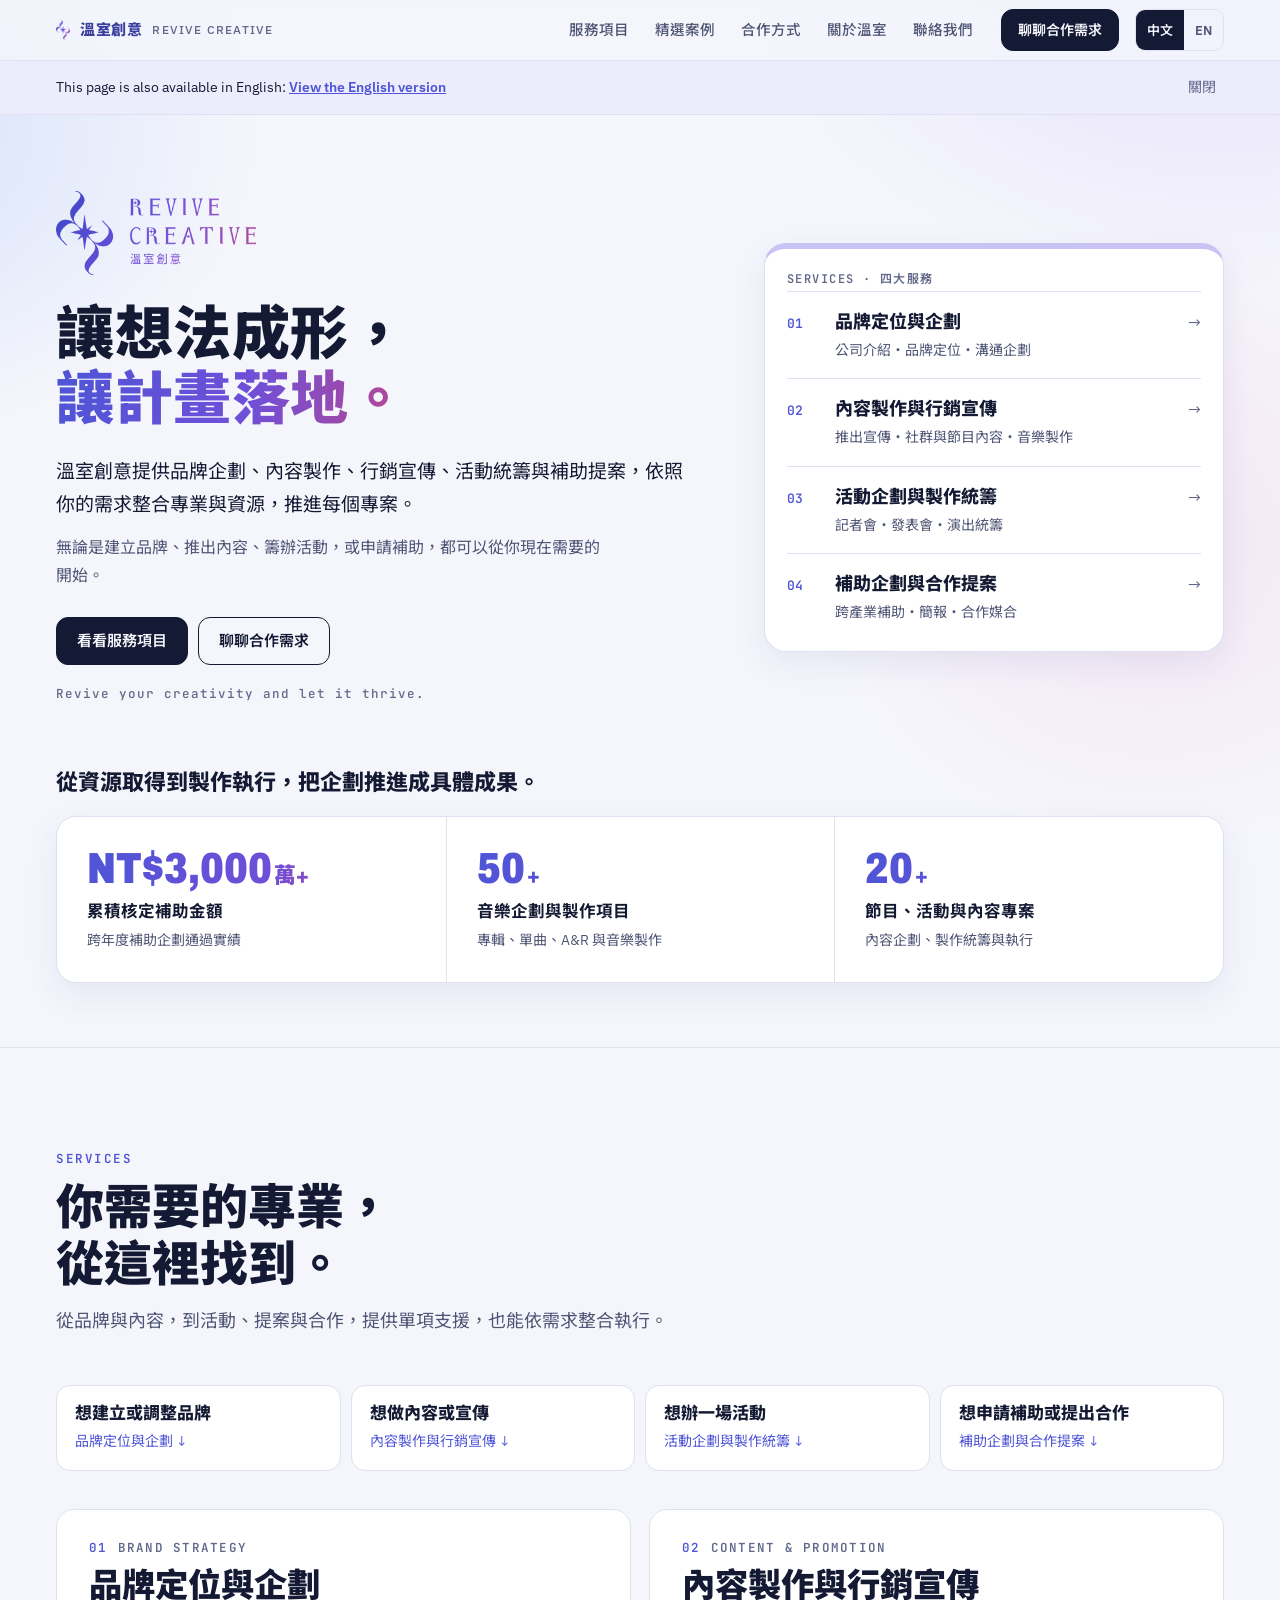
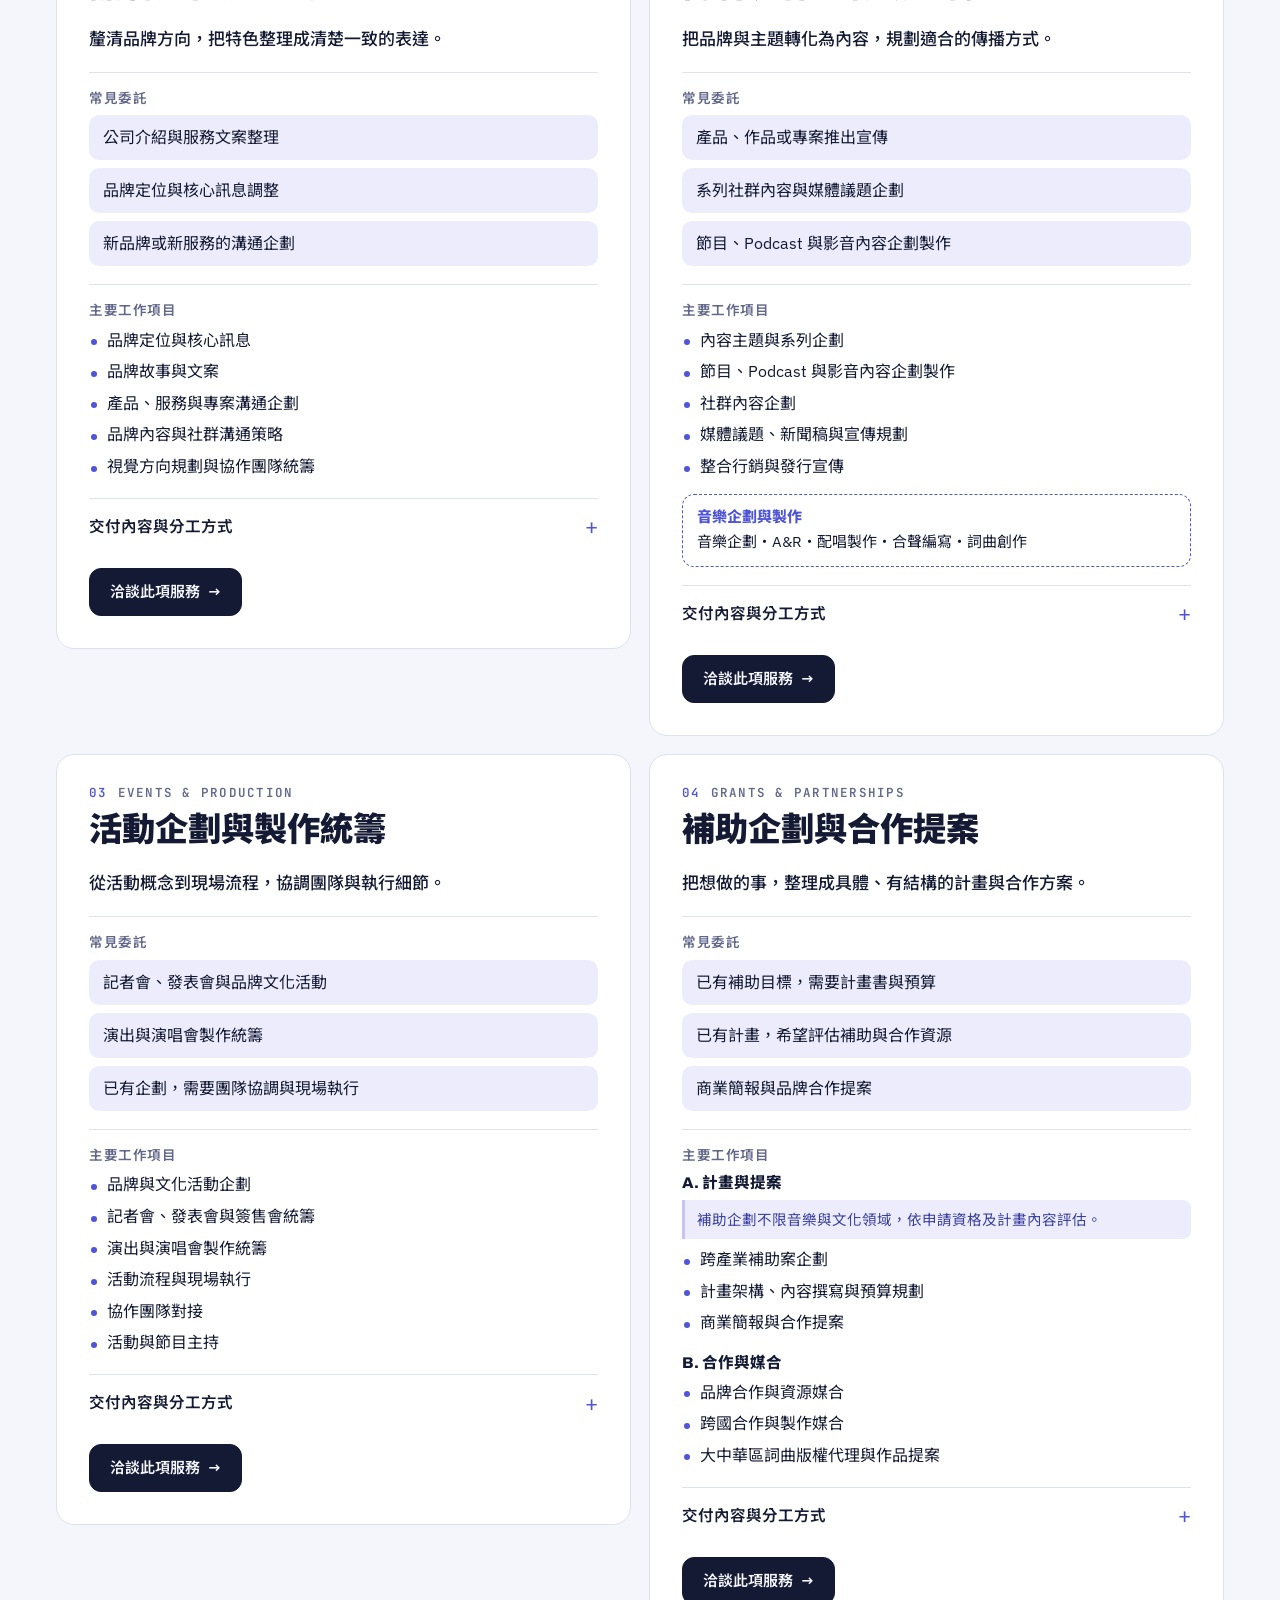
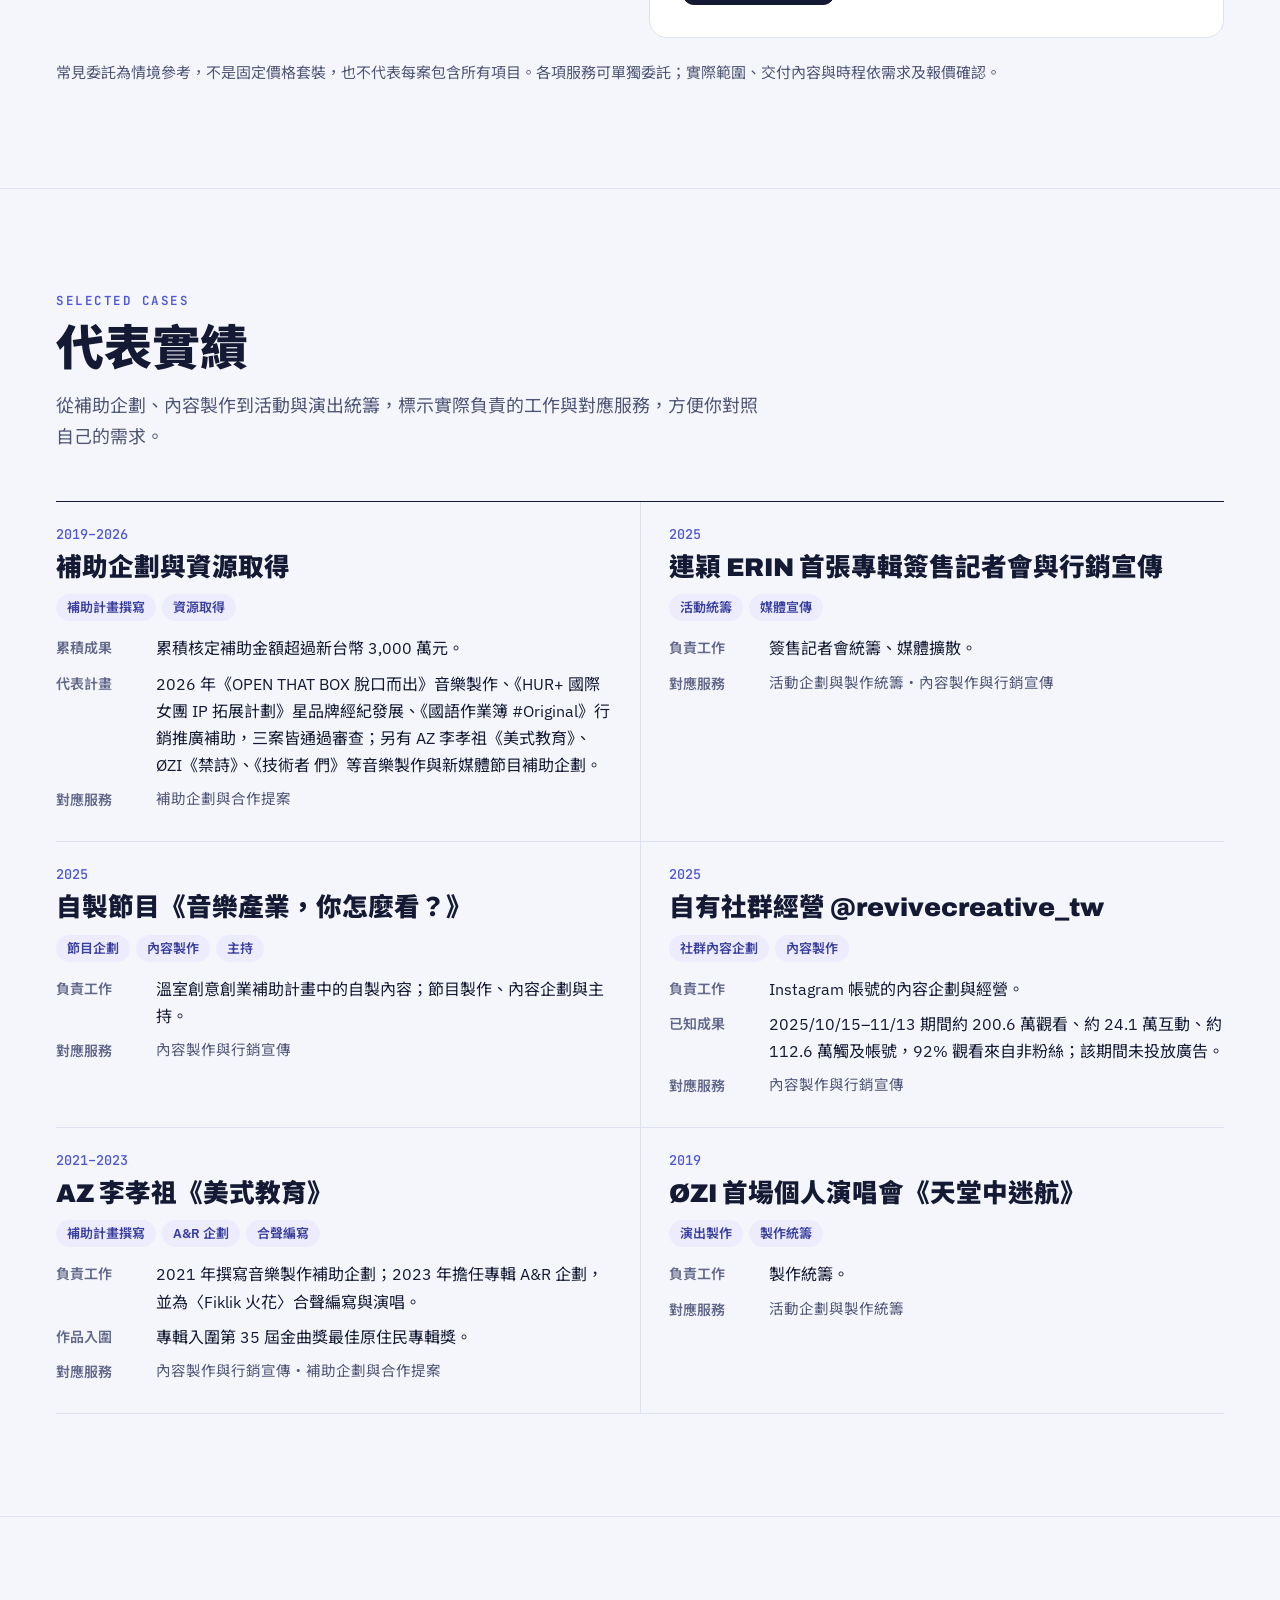
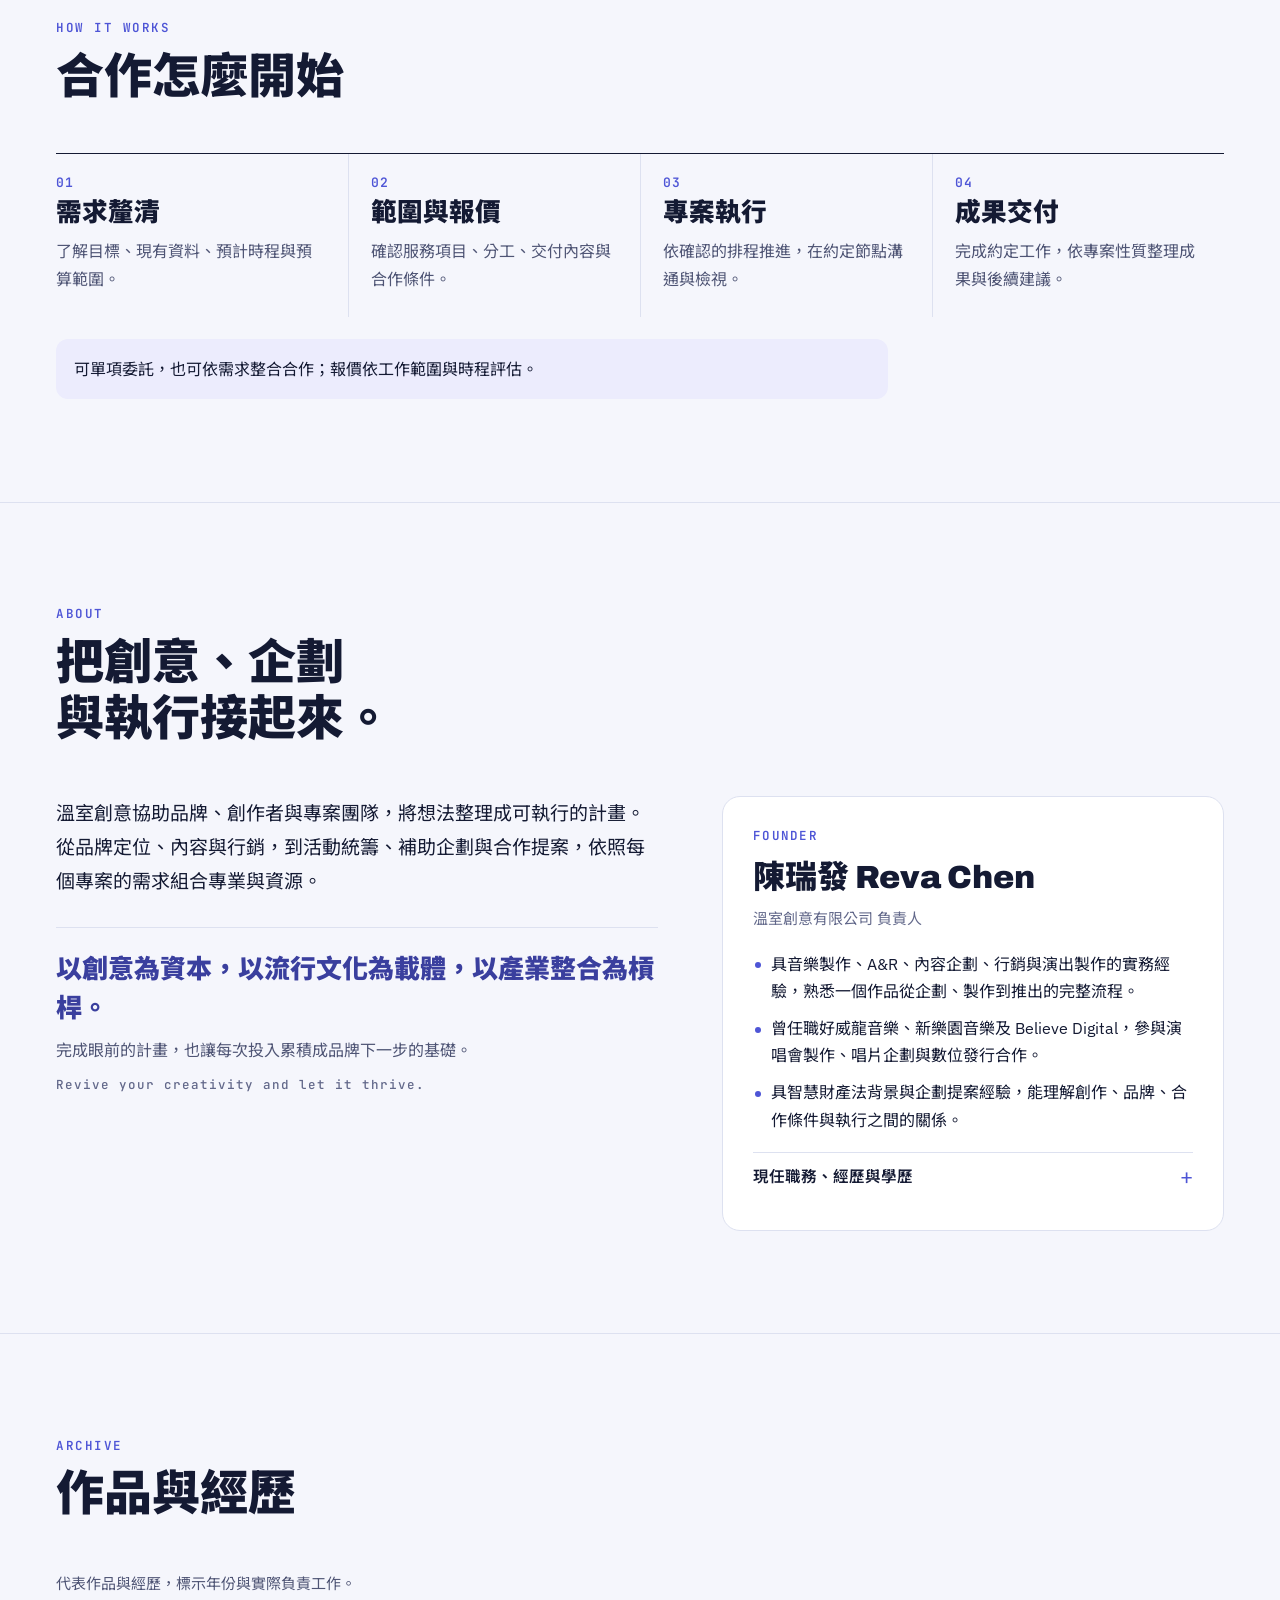
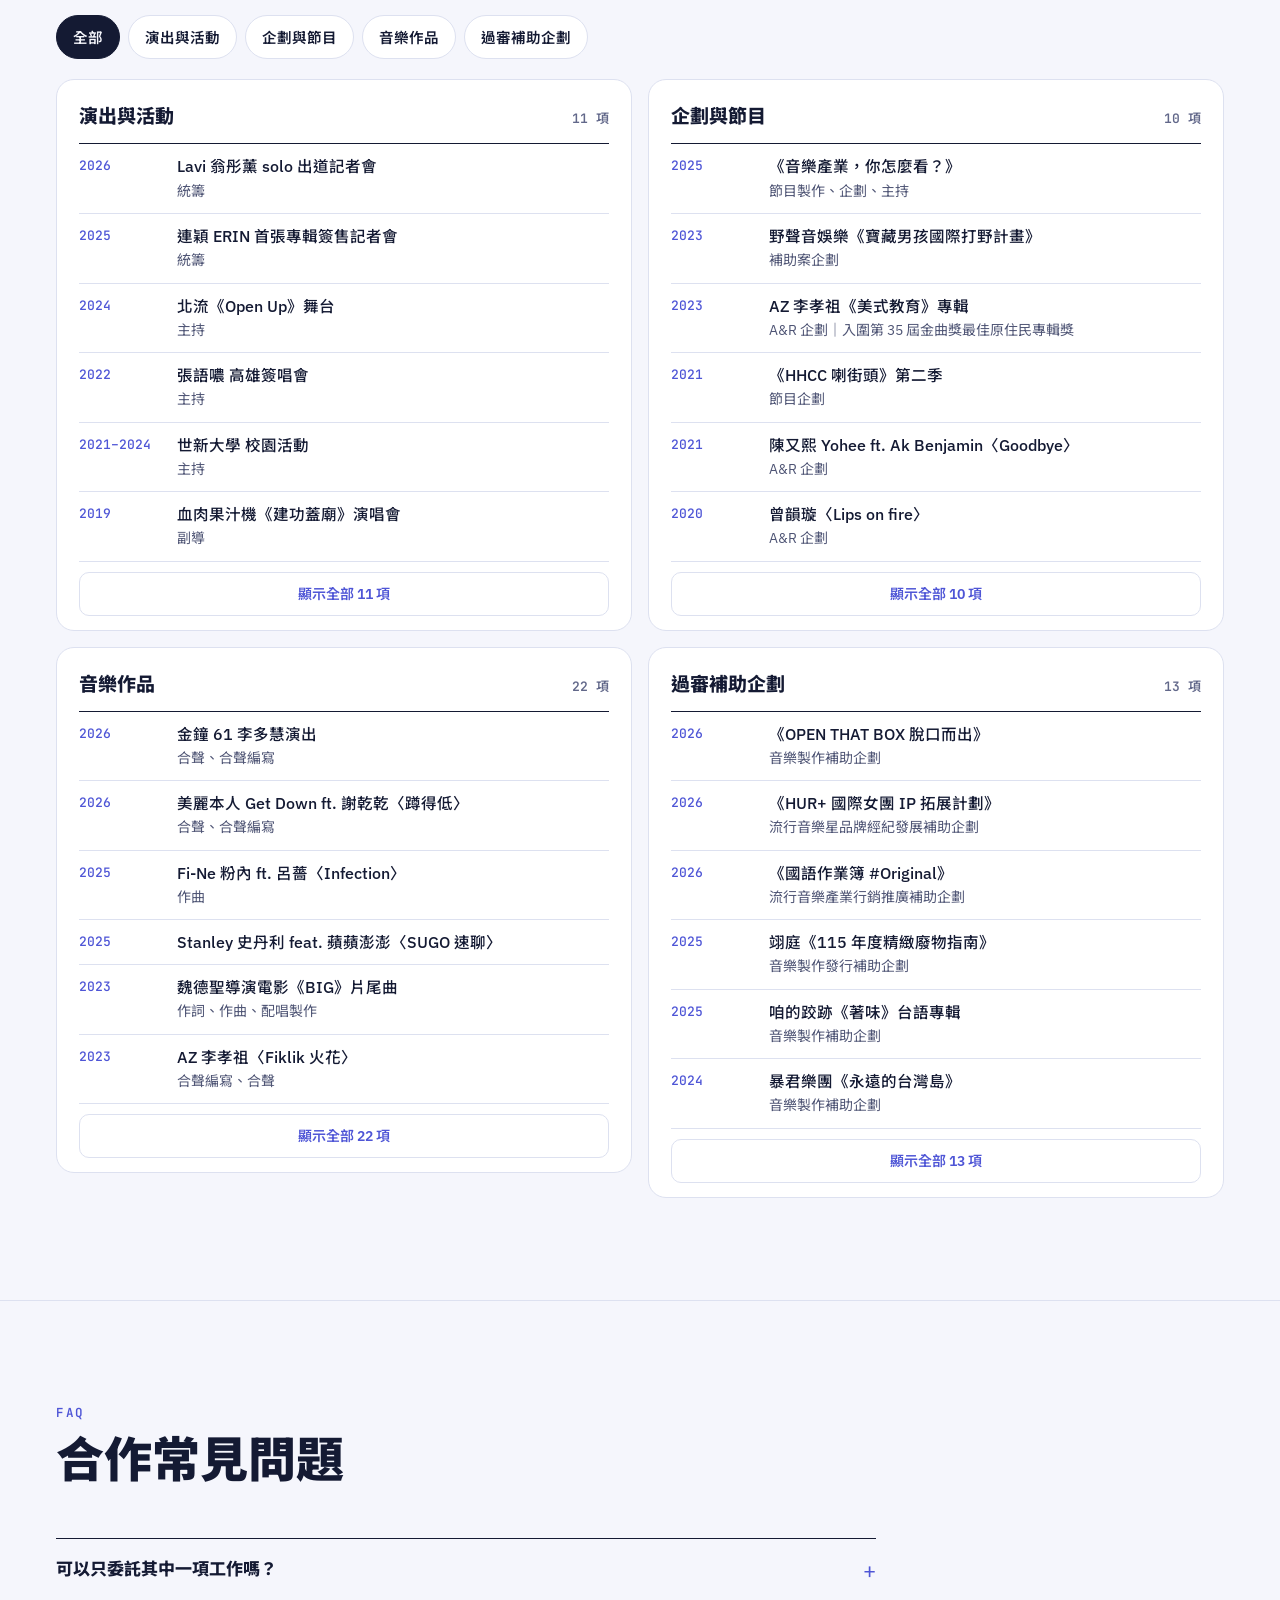
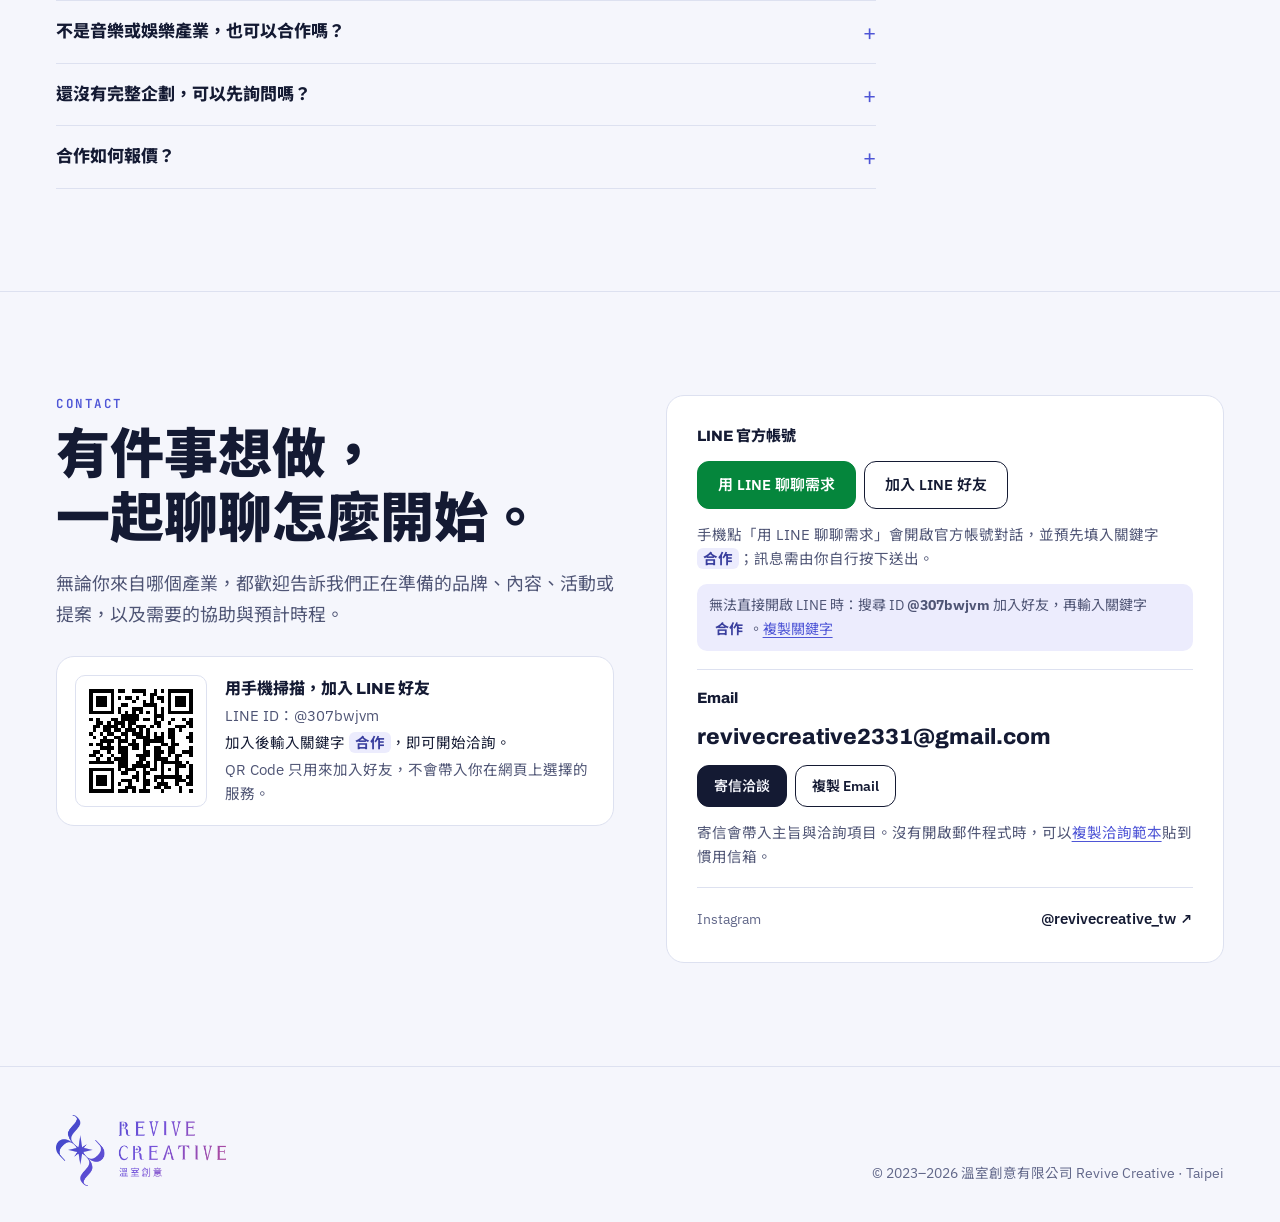
<file: index.html>
<!doctype html>
<html lang="zh-Hant-TW">
<head>
<meta charset="utf-8">
<meta name="viewport" content="width=device-width,initial-scale=1,viewport-fit=cover">
<title>溫室創意 Revive Creative</title>
<meta name="description" content="溫室創意提供品牌企劃、內容製作、行銷宣傳、活動統籌與補助提案，依照你的需求整合專業與資源，推進每個專案。">
<link rel="canonical" href="https://revachen.github.io/revive-creative/">
<link rel="alternate" hreflang="zh-Hant-TW" href="https://revachen.github.io/revive-creative/">
<link rel="alternate" hreflang="en" href="https://revachen.github.io/revive-creative/en/">
<link rel="alternate" hreflang="x-default" href="https://revachen.github.io/revive-creative/">
<meta name="robots" content="index,follow">
<meta property="og:type" content="website">
<meta property="og:site_name" content="Revive Creative 溫室創意">
<meta property="og:url" content="https://revachen.github.io/revive-creative/">
<meta property="og:title" content="溫室創意 Revive Creative">
<meta property="og:description" content="品牌企劃、內容製作、行銷宣傳、活動統籌與補助提案，可單項委託，也能依需求整合執行。">
<meta property="og:locale" content="zh_TW">
<meta property="og:locale:alternate" content="en_US">
<meta property="og:image" content="https://revachen.github.io/revive-creative/og-image.png">
<meta property="og:image:width" content="1200">
<meta property="og:image:height" content="630">
<meta property="og:image:alt" content="Revive Creative 溫室創意 logo">
<meta name="twitter:card" content="summary_large_image">
<meta name="twitter:image" content="https://revachen.github.io/revive-creative/og-image.png">
<link rel="icon" type="image/png" href="favicon.png">
<link rel="preconnect" href="https://fonts.googleapis.com">
<link rel="preconnect" href="https://fonts.gstatic.com" crossorigin>
<link rel="stylesheet" href="https://fonts.googleapis.com/css2?family=Archivo:wdth,wght@62..125,400..900&family=IBM+Plex+Sans:wght@400;500;600&family=JetBrains+Mono:wght@400;600&family=Noto+Sans+TC:wght@400;500;700;900&display=swap">
<link rel="stylesheet" href="site.css">
<style>:root{padding-top:env(safe-area-inset-top,0px);padding-bottom:env(safe-area-inset-bottom,0px)}body{margin:0}img{max-width:100%}[hidden]{display:none!important}</style>
<script type="application/ld+json">{"@context": "https://schema.org", "@type": "Organization", "name": "Revive Creative", "alternateName": "溫室創意有限公司", "url": "https://revachen.github.io/revive-creative/", "logo": "https://revachen.github.io/revive-creative/og-image.png", "email": "revivecreative2331@gmail.com", "foundingDate": "2023-03-01", "founder": {"@type": "Person", "name": "Reva Chen"}, "address": {"@type": "PostalAddress", "addressLocality": "Taipei", "addressCountry": "TW"}, "sameAs": ["https://www.instagram.com/revivecreative_tw/"]}</script>
</head>
<body>
<a class="skip" href="#main">跳到主要內容</a>
<header class="nav">
<div class="wrap">
<a class="brand" href="#top" aria-label="溫室創意 Revive Creative，回到頂端"><span class="logo logo-mark" aria-hidden="true"></span><b>溫室創意</b><small>REVIVE CREATIVE</small></a>
<nav class="menu" id="menu" aria-label="主要導覽">
<a href="#services">服務項目</a>
<a href="#cases">精選案例</a>
<a href="#process">合作方式</a>
<a href="#about">關於溫室</a>
<a href="#contact">聯絡我們</a>
</nav>
<a class="btn small" href="#contact" data-track="nav_contact_click">聊聊合作需求</a>
<div class="lang" role="group" aria-label="語言"><a href="./" aria-current="true" lang="zh-Hant-TW">中文</a><a href="en/" data-base="en/" data-lang-to="en" lang="en" hreflang="en">EN</a></div>
<button type="button" class="menu-btn" id="menu-btn" aria-expanded="false" aria-controls="menu">選單</button>
</div>
</header>
<div class="lang-hint" id="lang-hint" hidden><div class="wrap"><span lang="en">This page is also available in English: <a href="en/" data-base="en/" data-lang-to="en">View the English version</a></span><button type="button" id="lang-hint-close" aria-label="關閉語言建議">關閉</button></div></div>
<main id="main">
<section class="hero wrap" id="top">
<div class="hero-grid">
<div>
<span class="logo logo-lockup" role="img" aria-label="溫室創意 Revive Creative 標誌"></span>
<h1>讓想法成形，<br><span class="g">讓計畫落地。</span></h1>
<p class="sub">溫室創意提供品牌企劃、內容製作、行銷宣傳、活動統籌與補助提案，依照你的需求整合專業與資源，推進每個專案。</p>
<p class="sub2">無論是建立品牌、推出內容、籌辦活動，或申請補助，都可以從你現在需要的開始。</p>
<div class="actions">
<a class="btn" href="#services">看看服務項目</a>
<a class="btn ghost" href="#contact" data-track="hero_contact_click">聊聊合作需求</a>
</div>
<p class="tagline">Revive your creativity and let it thrive.</p>
</div>
<nav class="hero-index" aria-label="服務入口">
<p class="cap">SERVICES · 四大服務</p>
<ul><li><a href="#svc-brand" data-track="hero_service_click" data-service="品牌定位與企劃"><span class="hi-no">01</span><span class="hi-t">品牌定位與企劃</span><span class="hi-d">公司介紹・品牌定位・溝通企劃</span></a></li><li><a href="#svc-content" data-track="hero_service_click" data-service="內容製作與行銷宣傳"><span class="hi-no">02</span><span class="hi-t">內容製作與行銷宣傳</span><span class="hi-d">推出宣傳・社群與節目內容・音樂製作</span></a></li><li><a href="#svc-event" data-track="hero_service_click" data-service="活動企劃與製作統籌"><span class="hi-no">03</span><span class="hi-t">活動企劃與製作統籌</span><span class="hi-d">記者會・發表會・演出統籌</span></a></li><li><a href="#svc-proposal" data-track="hero_service_click" data-service="補助企劃與合作提案"><span class="hi-no">04</span><span class="hi-t">補助企劃與合作提案</span><span class="hi-d">跨產業補助・簡報・合作媒合</span></a></li></ul>
</nav>
</div>
<div class="stats-wrap">
<p class="stats-lead">從資源取得到製作執行，把企劃推進成具體成果。</p>
<div class="stats" aria-label="累積成果">
<div><span class="v num">NT$3,000<small>萬+</small></span><span class="l">累積核定補助金額</span><span class="d">跨年度補助企劃通過實績</span></div>
<div><span class="v num">50<small>+</small></span><span class="l">音樂企劃與製作項目</span><span class="d">專輯、單曲、A&amp;R 與音樂製作</span></div>
<div><span class="v num">20<small>+</small></span><span class="l">節目、活動與內容專案</span><span class="d">內容企劃、製作統籌與執行</span></div>
</div>
</div>
</section>
<section class="section" id="services">
<div class="wrap">
<div class="sec-head">
<p class="eyebrow">Services</p>
<h2>你需要的專業，<br>從這裡找到。</h2>
<p class="lede">從品牌與內容，到活動、提案與合作，提供單項支援，也能依需求整合執行。</p>
</div>
<nav class="needs" aria-label="依需求找服務"><a class="need" href="#svc-brand" data-track="need_nav_click" data-service="品牌定位與企劃"><span class="need-q">想建立或調整品牌</span><span class="need-a">品牌定位與企劃 ↓</span></a><a class="need" href="#svc-content" data-track="need_nav_click" data-service="內容製作與行銷宣傳"><span class="need-q">想做內容或宣傳</span><span class="need-a">內容製作與行銷宣傳 ↓</span></a><a class="need" href="#svc-event" data-track="need_nav_click" data-service="活動企劃與製作統籌"><span class="need-q">想辦一場活動</span><span class="need-a">活動企劃與製作統籌 ↓</span></a><a class="need" href="#svc-proposal" data-track="need_nav_click" data-service="補助企劃與合作提案"><span class="need-q">想申請補助或提出合作</span><span class="need-a">補助企劃與合作提案 ↓</span></a></nav>
<div class="svc-grid">
<article class="svc" id="svc-brand" tabindex="-1">
<p class="svc-no"><span>01</span>Brand Strategy</p>
<h3>品牌定位與企劃</h3>
<p class="svc-one">釐清品牌方向，把特色整理成清楚一致的表達。</p>
<div class="svc-block"><p class="lbl">常見委託</p><ul class="scen"><li>公司介紹與服務文案整理</li><li>品牌定位與核心訊息調整</li><li>新品牌或新服務的溝通企劃</li></ul></div>
<div class="svc-block"><p class="lbl">主要工作項目</p><ul class="dots"><li>品牌定位與核心訊息</li><li>品牌故事與文案</li><li>產品、服務與專案溝通企劃</li><li>品牌內容與社群溝通策略</li><li>視覺方向規劃與協作團隊統籌</li></ul></div>
<details class="svc-more">
<summary>交付內容與分工方式</summary>
<dl class="more-body">
<div><dt>依委託範圍可交付</dt><dd>品牌定位與溝通架構、品牌故事、產品或服務文案、內容方向，或視覺協作需求與執行規劃。</dd></div>
<div><dt>分工方式</dt><dd>溫室負責定位、文案與溝通企劃；視覺方向由溫室規劃與統籌，實際設計製作由合作設計團隊執行。</dd></div>
<div><dt>需依個案確認</dt><dd><ul class="fine"><li>設計製作與其他外部協作費用，依需求另行報價。</li></ul></dd></div>
</dl>
</details>
<a class="btn svc-cta" href="#contact" data-service="品牌定位與企劃" data-kw="品牌">洽談此項服務 <span aria-hidden="true">→</span></a>
</article>
<article class="svc" id="svc-content" tabindex="-1">
<p class="svc-no"><span>02</span>Content &amp; Promotion</p>
<h3>內容製作與行銷宣傳</h3>
<p class="svc-one">把品牌與主題轉化為內容，規劃適合的傳播方式。</p>
<div class="svc-block"><p class="lbl">常見委託</p><ul class="scen"><li>產品、作品或專案推出宣傳</li><li>系列社群內容與媒體議題企劃</li><li>節目、Podcast 與影音內容企劃製作</li></ul></div>
<div class="svc-block"><p class="lbl">主要工作項目</p><ul class="dots"><li>內容主題與系列企劃</li><li>節目、Podcast 與影音內容企劃製作</li><li>社群內容企劃</li><li>媒體議題、新聞稿與宣傳規劃</li><li>整合行銷與發行宣傳</li></ul><div class="music-sub"><p class="ms-h">音樂企劃與製作</p><p class="ms-i">音樂企劃・A&amp;R・配唱製作・合聲編寫・詞曲創作</p></div></div>
<details class="svc-more">
<summary>交付內容與分工方式</summary>
<dl class="more-body">
<div><dt>依委託範圍可交付</dt><dd>內容企劃、製作規劃與約定素材、宣傳策略與排程、新聞稿及社群內容，或約定的音樂製作成果。</dd></div>
<div><dt>分工方式</dt><dd>溫室負責內容企劃與製作統籌；拍攝、剪輯、設計與廣告投放可由協作團隊執行。</dd></div>
<div><dt>需依個案確認</dt><dd><ul class="fine"><li>拍攝、剪輯、設計、廣告投放與音樂後製是否包含，依報價確認。</li></ul></dd></div>
</dl>
</details>
<a class="btn svc-cta" href="#contact" data-service="內容製作與行銷宣傳" data-kw="內容">洽談此項服務 <span aria-hidden="true">→</span></a>
</article>
<article class="svc" id="svc-event" tabindex="-1">
<p class="svc-no"><span>03</span>Events &amp; Production</p>
<h3>活動企劃與製作統籌</h3>
<p class="svc-one">從活動概念到現場流程，協調團隊與執行細節。</p>
<div class="svc-block"><p class="lbl">常見委託</p><ul class="scen"><li>記者會、發表會與品牌文化活動</li><li>演出與演唱會製作統籌</li><li>已有企劃，需要團隊協調與現場執行</li></ul></div>
<div class="svc-block"><p class="lbl">主要工作項目</p><ul class="dots"><li>品牌與文化活動企劃</li><li>記者會、發表會與簽售會統籌</li><li>演出與演唱會製作統籌</li><li>活動流程與現場執行</li><li>協作團隊對接</li><li>活動與節目主持</li></ul></div>
<details class="svc-more">
<summary>交付內容與分工方式</summary>
<dl class="more-body">
<div><dt>依委託範圍可交付</dt><dd>活動企劃、執行排程、流程表、團隊分工與協調，或約定範圍的現場統籌及主持。</dd></div>
<div><dt>分工方式</dt><dd>溫室負責企劃、流程與團隊協調，可擔任現場統籌及主持。</dd></div>
<div><dt>需依個案確認</dt><dd><ul class="fine"><li>場地、硬體、藝人邀約與現場人力不預設包含，依專案範圍確認。</li></ul></dd></div>
</dl>
</details>
<a class="btn svc-cta" href="#contact" data-service="活動企劃與製作統籌" data-kw="活動">洽談此項服務 <span aria-hidden="true">→</span></a>
</article>
<article class="svc" id="svc-proposal" tabindex="-1">
<p class="svc-no"><span>04</span>Grants &amp; Partnerships</p>
<h3>補助企劃與合作提案</h3>
<p class="svc-one">把想做的事，整理成具體、有結構的計畫與合作方案。</p>
<div class="svc-block"><p class="lbl">常見委託</p><ul class="scen"><li>已有補助目標，需要計畫書與預算</li><li>已有計畫，希望評估補助與合作資源</li><li>商業簡報與品牌合作提案</li></ul></div>
<div class="svc-block"><p class="lbl">主要工作項目</p><div class="sub-grp"><p class="sub-h">A. 計畫與提案</p><p class="sub-note">補助企劃不限音樂與文化領域，依申請資格及計畫內容評估。</p><ul class="dots"><li>跨產業補助案企劃</li><li>計畫架構、內容撰寫與預算規劃</li><li>商業簡報與合作提案</li></ul></div><div class="sub-grp"><p class="sub-h">B. 合作與媒合</p><ul class="dots"><li>品牌合作與資源媒合</li><li>跨國合作與製作媒合</li><li>大中華區詞曲版權代理與作品提案</li></ul></div></div>
<details class="svc-more">
<summary>交付內容與分工方式</summary>
<dl class="more-body">
<div><dt>依委託範圍可交付</dt><dd>計畫書、預算架構、商業簡報、合作提案，或約定範圍的合作協調與作品提案。</dd></div>
<div><dt>分工方式</dt><dd>溫室負責計畫架構、撰寫與提案整理；送件協作、變更申請、核銷與結案，依個別委託範圍確認。</dd></div>
<div><dt>需依個案確認</dt><dd><ul class="fine"><li>補助審查結果由主辦單位決定，無法保證通過。</li><li>合作媒合協助對接合適資源，不保證成交，也不以聯絡名單作為交付成果。</li></ul></dd></div>
</dl>
</details>
<a class="btn svc-cta" href="#contact" data-service="補助企劃與合作提案" data-kw="補助">洽談此項服務 <span aria-hidden="true">→</span></a>
</article>
</div>
<p class="svc-note">常見委託為情境參考，不是固定價格套裝，也不代表每案包含所有項目。各項服務可單獨委託；實際範圍、交付內容與時程依需求及報價確認。</p>
</div>
</section>
<section class="section" id="cases">
<div class="wrap">
<div class="sec-head">
<p class="eyebrow">Selected Cases</p>
<h2>代表實績</h2>
<p class="lede">從補助企劃、內容製作到活動與演出統籌，標示實際負責的工作與對應服務，方便你對照自己的需求。</p>
</div>
<div class="cases">
<article class="case">
<div class="case-top"><span class="num yr">2019–2026</span></div>
<h3>補助企劃與資源取得</h3>
<p class="case-tags"><span>補助計畫撰寫</span><span>資源取得</span></p>
<dl><div class="c-row"><dt>累積成果</dt><dd>累積核定補助金額超過新台幣 3,000 萬元。</dd></div><div class="c-row"><dt>代表計畫</dt><dd>2026 年《OPEN THAT BOX 脫口而出》音樂製作、《HUR+ 國際女團 IP 拓展計劃》星品牌經紀發展、《國語作業簿 #Original》行銷推廣補助，三案皆通過審查；另有 AZ 李孝祖《美式教育》、ØZI《禁詩》、《技術者 們》等音樂製作與新媒體節目補助企劃。</dd></div><div class="c-row"><dt>對應服務</dt><dd class="svc-ref">補助企劃與合作提案</dd></div></dl>
</article>
<article class="case">
<div class="case-top"><span class="num yr">2025</span></div>
<h3>連穎 ERIN 首張專輯簽售記者會與行銷宣傳</h3>
<p class="case-tags"><span>活動統籌</span><span>媒體宣傳</span></p>
<dl><div class="c-row"><dt>負責工作</dt><dd>簽售記者會統籌、媒體擴散。</dd></div><div class="c-row"><dt>對應服務</dt><dd class="svc-ref">活動企劃與製作統籌・內容製作與行銷宣傳</dd></div></dl>
</article>
<article class="case">
<div class="case-top"><span class="num yr">2025</span></div>
<h3>自製節目《音樂產業，你怎麼看？》</h3>
<p class="case-tags"><span>節目企劃</span><span>內容製作</span><span>主持</span></p>
<dl><div class="c-row"><dt>負責工作</dt><dd>溫室創意創業補助計畫中的自製內容；節目製作、內容企劃與主持。</dd></div><div class="c-row"><dt>對應服務</dt><dd class="svc-ref">內容製作與行銷宣傳</dd></div></dl>
</article>
<article class="case">
<div class="case-top"><span class="num yr">2025</span></div>
<h3>自有社群經營 @revivecreative_tw</h3>
<p class="case-tags"><span>社群內容企劃</span><span>內容製作</span></p>
<dl><div class="c-row"><dt>負責工作</dt><dd>Instagram 帳號的內容企劃與經營。</dd></div><div class="c-row"><dt>已知成果</dt><dd>2025/10/15–11/13 期間約 200.6 萬觀看、約 24.1 萬互動、約 112.6 萬觸及帳號，92% 觀看來自非粉絲；該期間未投放廣告。</dd></div><div class="c-row"><dt>對應服務</dt><dd class="svc-ref">內容製作與行銷宣傳</dd></div></dl>
</article>
<article class="case">
<div class="case-top"><span class="num yr">2021–2023</span></div>
<h3>AZ 李孝祖《美式教育》</h3>
<p class="case-tags"><span>補助計畫撰寫</span><span>A&amp;R 企劃</span><span>合聲編寫</span></p>
<dl><div class="c-row"><dt>負責工作</dt><dd>2021 年撰寫音樂製作補助企劃；2023 年擔任專輯 A&amp;R 企劃，並為〈Fiklik 火花〉合聲編寫與演唱。</dd></div><div class="c-row"><dt>作品入圍</dt><dd>專輯入圍第 35 屆金曲獎最佳原住民專輯獎。</dd></div><div class="c-row"><dt>對應服務</dt><dd class="svc-ref">內容製作與行銷宣傳・補助企劃與合作提案</dd></div></dl>
</article>
<article class="case">
<div class="case-top"><span class="num yr">2019</span></div>
<h3>ØZI 首場個人演唱會《天堂中迷航》</h3>
<p class="case-tags"><span>演出製作</span><span>製作統籌</span></p>
<dl><div class="c-row"><dt>負責工作</dt><dd>製作統籌。</dd></div><div class="c-row"><dt>對應服務</dt><dd class="svc-ref">活動企劃與製作統籌</dd></div></dl>
</article>
</div>
</div>
</section>
<section class="section" id="process">
<div class="wrap">
<div class="sec-head">
<p class="eyebrow">How it works</p>
<h2>合作怎麼開始</h2>
</div>
<ol class="steps">
<li><span class="n">01</span><b>需求釐清</b><p>了解目標、現有資料、預計時程與預算範圍。</p></li>
<li><span class="n">02</span><b>範圍與報價</b><p>確認服務項目、分工、交付內容與合作條件。</p></li>
<li><span class="n">03</span><b>專案執行</b><p>依確認的排程推進，在約定節點溝通與檢視。</p></li>
<li><span class="n">04</span><b>成果交付</b><p>完成約定工作，依專案性質整理成果與後續建議。</p></li>
</ol>
<p class="process-note">可單項委託，也可依需求整合合作；報價依工作範圍與時程評估。</p>
</div>
</section>
<section class="section" id="about">
<div class="wrap">
<div class="sec-head">
<p class="eyebrow">About</p>
<h2>把創意、企劃<br>與執行接起來。</h2>
</div>
<div class="about">
<div>
<p class="intro">溫室創意協助品牌、創作者與專案團隊，將想法整理成可執行的計畫。從品牌定位、內容與行銷，到活動統籌、補助企劃與合作提案，依照每個專案的需求組合專業與資源。</p>
<div class="belief">
<p class="q">以創意為資本，以流行文化為載體，以產業整合為槓桿。</p>
<p>完成眼前的計畫，也讓每次投入累積成品牌下一步的基礎。</p>
<p class="en">Revive your creativity and let it thrive.</p>
</div>
</div>
<div class="founder">
<p class="role">Founder</p>
<h3>陳瑞發 Reva Chen</h3>
<p class="ttl">溫室創意有限公司 負責人</p>
<ul class="pts">
<li>具音樂製作、A&amp;R、內容企劃、行銷與演出製作的實務經驗，熟悉一個作品從企劃、製作到推出的完整流程。</li>
<li>曾任職好威龍音樂、新樂園音樂及 Believe Digital，參與演唱會製作、唱片企劃與數位發行合作。</li>
<li>具智慧財產法背景與企劃提案經驗，能理解創作、品牌、合作條件與執行之間的關係。</li>
</ul>
<details>
<summary>現任職務、經歷與學歷</summary>
<div class="facts">
<div><h4>現任職務</h4><ul>
<li>溫室創意有限公司<em>負責人</em></li>
<li>台北市微型影像製作人職業工會<em>第三屆企業顧問</em></li>
<li>中華有成兩岸暨國際青年創新與創業發展協會<em>第三屆成功企業家</em></li>
<li>影視文創音樂專業委員會<em>委員</em></li></ul></div>
<div><h4>經歷</h4><ul>
<li>Believe Digital<em>藝人關係經理</em></li>
<li>新樂園音樂 Forbidden Paradise<em>行政企劃</em></li>
<li>好威龍音樂 How We Roll Music<em>製作助理</em></li></ul></div>
<div><h4>學歷</h4><ul>
<li>世新大學 法律學系 智慧財產組 學士<em>優秀畢業生獎</em></li></ul></div>
<div><h4>交流經驗</h4><ul>
<li>韓國、印尼音樂產業商務交流<em>2026</em></li></ul></div>
</div>
</details>
</div>
</div>
</div>
</section>
<section class="section" id="works">
<div class="wrap">
<div class="sec-head">
<p class="eyebrow">Archive</p>
<h2>作品與經歷</h2>
</div>
<p class="works-note">代表作品與經歷，標示年份與實際負責工作。</p>
<div class="chain" role="group" aria-label="篩選作品類別">
<button type="button" data-f="all" aria-pressed="true">全部</button>
<button type="button" data-f="live" aria-pressed="false">演出與活動</button>
<button type="button" data-f="plan" aria-pressed="false">企劃與節目</button>
<button type="button" data-f="music" aria-pressed="false">音樂作品</button>
<button type="button" data-f="grant" aria-pressed="false">過審補助企劃</button>
</div>
<div class="works" id="works-grid">
<section class="wcol" data-col="live">
<header><h3>演出與活動</h3><span class="cnt num">11 項</span></header>
<ol><li><span class="yr num">2026</span><span class="ttl">Lavi 翁彤薰 solo 出道記者會</span><span class="role">統籌</span></li><li><span class="yr num">2025</span><span class="ttl">連穎 ERIN 首張專輯簽售記者會</span><span class="role">統籌</span></li><li><span class="yr num">2024</span><span class="ttl">北流《Open Up》舞台</span><span class="role">主持</span></li><li><span class="yr num">2022</span><span class="ttl">張語噥 高雄簽唱會</span><span class="role">主持</span></li><li><span class="yr num">2021–2024</span><span class="ttl">世新大學 校園活動</span><span class="role">主持</span></li><li><span class="yr num">2019</span><span class="ttl">血肉果汁機《建功蓋廟》演唱會</span><span class="role">副導</span></li><li class=extra><span class="yr num">2019</span><span class="ttl">OBSESS《痛苦造就了我們》演唱會</span><span class="role">執行導演</span></li><li class=extra><span class="yr num">2019</span><span class="ttl">ØZI 首場個人演唱會《天堂中迷航》</span><span class="role">製作統籌</span></li><li class=extra><span class="yr num">2018</span><span class="ttl">潘瑋柏 ALPHA 巡迴演唱會</span><span class="role">製作執行</span></li><li class=extra><span class="yr num">2017–2018</span><span class="ttl">頑童 MJ116《幹大事》演唱會</span><span class="role">製作助理</span></li><li class=extra><span class="yr num">2017</span><span class="ttl">Deca Joins 首張專輯《浴室》巡迴－台北場</span><span class="role">執行</span></li></ol>
<button type="button" class="more-btn" aria-expanded="false">顯示全部 11 項</button>
</section>
<section class="wcol" data-col="plan">
<header><h3>企劃與節目</h3><span class="cnt num">10 項</span></header>
<ol><li><span class="yr num">2025</span><span class="ttl">《音樂產業，你怎麼看？》</span><span class="role">節目製作、企劃、主持</span></li><li><span class="yr num">2023</span><span class="ttl">野聲音娛樂《寶藏男孩國際打野計畫》</span><span class="role">補助案企劃</span></li><li><span class="yr num">2023</span><span class="ttl">AZ 李孝祖《美式教育》專輯</span><span class="role">A&amp;R 企劃｜入圍第 35 屆金曲獎最佳原住民專輯獎</span></li><li><span class="yr num">2021</span><span class="ttl">《HHCC 喇街頭》第二季</span><span class="role">節目企劃</span></li><li><span class="yr num">2021</span><span class="ttl">陳又熙 Yohee ft. Ak Benjamin〈Goodbye〉</span><span class="role">A&amp;R 企劃</span></li><li><span class="yr num">2020</span><span class="ttl">曾韻璇〈Lips on fire〉</span><span class="role">A&amp;R 企劃</span></li><li class=extra><span class="yr num">2020</span><span class="ttl">Sammy 張語噥《Sammy1.0》</span><span class="role">網路宣傳企劃</span></li><li class=extra><span class="yr num">2020</span><span class="ttl">Morrison 馬仕釗〈I Still Think About It〉</span><span class="role">A&amp;R 企劃</span></li><li class=extra><span class="yr num">2020</span><span class="ttl">艾克斯娛樂《怎麼還不睡》</span><span class="role">節目專案策劃</span></li><li class=extra><span class="yr num">2019</span><span class="ttl">鼓鼓 呂思緯《蟲洞》專輯</span><span class="role">網路社群企劃</span></li></ol>
<button type="button" class="more-btn" aria-expanded="false">顯示全部 10 項</button>
</section>
<section class="wcol" data-col="music">
<header><h3>音樂作品</h3><span class="cnt num">22 項</span></header>
<ol><li><span class="yr num">2026</span><span class="ttl">金鐘 61 李多慧演出</span><span class="role">合聲、合聲編寫</span></li><li><span class="yr num">2026</span><span class="ttl">美麗本人 Get Down ft. 謝乾乾〈蹲得低〉</span><span class="role">合聲、合聲編寫</span></li><li><span class="yr num">2025</span><span class="ttl">Fi-Ne 粉內 ft. 呂薔〈Infection〉</span><span class="role">作曲</span></li><li><span class="yr num">2025</span><span class="ttl">Stanley 史丹利 feat. 蘋蘋澎澎〈SUGO 速聊〉</span></li><li><span class="yr num">2023</span><span class="ttl">魏德聖導演電影《BIG》片尾曲</span><span class="role">作詞、作曲、配唱製作</span></li><li><span class="yr num">2023</span><span class="ttl">AZ 李孝祖〈Fiklik 火花〉</span><span class="role">合聲編寫、合聲</span></li><li class=extra><span class="yr num">2021</span><span class="ttl">AKB48 Team TP〈一秒一秒約好〉</span><span class="role">合聲編寫、合聲</span></li><li class=extra><span class="yr num">2021</span><span class="ttl">艾薇 Ivy〈溫室狂花〉〈今晚沒極限〉</span><span class="role">作詞</span></li><li class=extra><span class="yr num">2021</span><span class="ttl">【永夜星神】官方遊戲主題曲〈永夜星神〉</span><span class="role">演唱</span></li><li class=extra><span class="yr num">2020</span><span class="ttl">大淵 MUTA × KID 林柏昇 × 阿部瑪利亞〈山山〉</span><span class="role">作曲、合聲</span></li><li class=extra><span class="yr num">2020</span><span class="ttl">吳映潔 GEmma Wu〈一個人跳舞〉</span><span class="role">合聲編寫</span></li><li class=extra><span class="yr num">2020</span><span class="ttl">賴慈泓〈所以你得嫁給我〉</span><span class="role">合聲編寫、合聲</span></li><li class=extra><span class="yr num">2020</span><span class="ttl">7L!NG〈Queen of late〉</span><span class="role">合聲</span></li><li class=extra><span class="yr num">2019</span><span class="ttl">林明禎〈Whoo〉〈來不及〉</span><span class="role">合聲</span></li><li class=extra><span class="yr num">2019</span><span class="ttl">火箭少女 Sunnee〈忘記擁抱〉</span><span class="role">合聲、合聲編寫</span></li><li class=extra><span class="yr num">2019</span><span class="ttl">家家 ft. ØZI〈House Party〉</span><span class="role">執行製作</span></li><li class=extra><span class="yr num">2019</span><span class="ttl">左左右右〈YZT Evolution〉</span><span class="role">配唱製作</span></li><li class=extra><span class="yr num">2018</span><span class="ttl">滴妹〈最好的樣子〉</span><span class="role">作曲、合聲、合聲編寫</span></li><li class=extra><span class="yr num">2018</span><span class="ttl">愛紗〈梭哈〉</span><span class="role">合聲、合聲編寫</span></li><li class=extra><span class="yr num">2018</span><span class="ttl">Leo 王〈快樂的甘蔗人〉</span><span class="role">執行製作</span></li><li class=extra><span class="yr num">2018</span><span class="ttl">安那〈Ange Anna〉</span><span class="role">作曲、合聲、合聲編寫</span></li><li class=extra><span class="yr num">2017</span><span class="ttl">數位單曲 G5SH ft. Reva〈Don’t you〉</span><span class="role">演唱</span></li></ol>
<button type="button" class="more-btn" aria-expanded="false">顯示全部 22 項</button>
</section>
<section class="wcol" data-col="grant">
<header><h3>過審補助企劃</h3><span class="cnt num">13 項</span></header>
<ol><li><span class="yr num">2026</span><span class="ttl">《OPEN THAT BOX 脫口而出》</span><span class="role">音樂製作補助企劃</span></li><li><span class="yr num">2026</span><span class="ttl">《HUR+ 國際女團 IP 拓展計劃》</span><span class="role">流行音樂星品牌經紀發展補助企劃</span></li><li><span class="yr num">2026</span><span class="ttl">《國語作業簿 #Original》</span><span class="role">流行音樂產業行銷推廣補助企劃</span></li><li><span class="yr num">2025</span><span class="ttl">翊庭《115 年度精緻廢物指南》</span><span class="role">音樂製作發行補助企劃</span></li><li><span class="yr num">2025</span><span class="ttl">咱的跤跡《著味》台語專輯</span><span class="role">音樂製作補助企劃</span></li><li><span class="yr num">2024</span><span class="ttl">暴君樂團《永遠的台灣島》</span><span class="role">音樂製作補助企劃</span></li><li class=extra><span class="yr num">2024</span><span class="ttl">溫室創意</span><span class="role">創業補助企劃</span></li><li class=extra><span class="yr num">2023</span><span class="ttl">野聲音娛樂《寶藏男孩國際打野計畫》</span><span class="role">星品牌補助企劃</span></li><li class=extra><span class="yr num">2021</span><span class="ttl">《有夠難約 第二季》</span><span class="role">流行音樂新媒體應用節目製播計畫補助</span></li><li class=extra><span class="yr num">2021</span><span class="ttl">AZ 李孝祖《美式教育》</span><span class="role">音樂製作補助企劃</span></li><li class=extra><span class="yr num">2020</span><span class="ttl">金魚腦《我有話要唱》</span><span class="role">音樂製作補助企劃</span></li><li class=extra><span class="yr num">2019</span><span class="ttl">ØZI《禁詩》第二張全創作專輯</span><span class="role">補助案企劃</span></li><li class=extra><span class="yr num">2019</span><span class="ttl">《技術者 們》</span><span class="role">流行音樂新媒體節目補助企劃</span></li></ol>
<button type="button" class="more-btn" aria-expanded="false">顯示全部 13 項</button>
</section>
</div>
</div>
</section>
<section class="section" id="faq">
<div class="wrap">
<div class="sec-head">
<p class="eyebrow">FAQ</p>
<h2>合作常見問題</h2>
</div>
<div class="faq">
<details><summary>可以只委託其中一項工作嗎？</summary><p>可以，依需求確認工作範圍、交付內容與時程。</p></details>
<details><summary>不是音樂或娛樂產業，也可以合作嗎？</summary><p>品牌企劃與補助提案可依各產業需求評估；內容與活動專案依實際需求確認合作方式。</p></details>
<details><summary>還沒有完整企劃，可以先詢問嗎？</summary><p>可以先提供目前想法、希望達成的目標與預計時程，團隊會先確認需要的協助。</p></details>
<details><summary>合作如何報價？</summary><p>依工作範圍、製作與協作需求、交付內容及時程評估。</p></details>
</div>
</div>
</section>
<section class="section" id="contact">
<div class="wrap contact">
<div>
<p class="eyebrow">Contact</p>
<h2 style="margin-top:12px">有件事想做，<br>一起聊聊怎麼開始。</h2>
<p class="lede">無論你來自哪個產業，都歡迎告訴我們正在準備的品牌、內容、活動或提案，以及需要的協助與預計時程。</p>
<p class="picked" id="picked" aria-live="polite">已選服務：<b id="picked-name"></b><button type="button" id="picked-clear">清除選擇</button></p>
<div class="qr-panel">
<div class="qr-box"><svg role="img" aria-label="LINE 官方帳號 @307bwjvm 加入好友 QR Code" xmlns="http://www.w3.org/2000/svg" viewBox="0 0 33 33" class="segno"><path class="qrline" stroke="#000" shape-rendering="crispEdges" d="M2 2.5h7m1 0h2m2 0h4m2 0h1m1 0h1m1 0h7m-29 1h1m5 0h1m8 0h1m1 0h2m3 0h1m5 0h1m-29 1h1m1 0h3m1 0h1m1 0h1m1 0h2m1 0h1m3 0h1m1 0h2m1 0h1m1 0h3m1 0h1m-29 1h1m1 0h3m1 0h1m5 0h1m2 0h1m1 0h1m2 0h1m1 0h1m1 0h3m1 0h1m-29 1h1m1 0h3m1 0h1m2 0h2m4 0h4m3 0h1m1 0h3m1 0h1m-29 1h1m5 0h1m1 0h1m3 0h3m3 0h1m1 0h1m1 0h1m5 0h1m-29 1h7m1 0h1m1 0h1m1 0h1m1 0h1m1 0h1m1 0h1m1 0h1m1 0h7m-20 1h5m4 0h3m-21 1h1m1 0h1m3 0h2m1 0h5m1 0h2m1 0h1m1 0h1m2 0h1m2 0h1m1 0h1m-27 1h2m1 0h1m1 0h3m1 0h2m5 0h2m2 0h1m4 0h2m-28 1h2m1 0h4m1 0h1m1 0h1m1 0h3m1 0h1m1 0h1m4 0h3m1 0h1m-28 1h1m2 0h2m1 0h2m1 0h3m1 0h1m1 0h1m5 0h2m1 0h1m-26 1h1m2 0h1m1 0h2m2 0h2m1 0h3m1 0h1m1 0h1m1 0h1m1 0h2m4 0h1m-28 1h1m2 0h1m2 0h2m1 0h1m2 0h4m1 0h3m1 0h2m3 0h2m-26 1h4m1 0h3m1 0h1m2 0h6m2 0h1m4 0h1m-29 1h1m1 0h2m1 0h1m2 0h1m2 0h3m1 0h2m3 0h2m1 0h2m-22 1h4m1 0h3m1 0h2m1 0h1m2 0h2m2 0h2m4 0h1m-28 1h2m2 0h1m2 0h3m4 0h2m1 0h3m1 0h2m2 0h3m-29 1h2m1 0h1m2 0h1m2 0h2m2 0h4m1 0h2m2 0h1m1 0h2m2 0h1m-27 1h1m2 0h1m1 0h4m3 0h2m2 0h4m2 0h1m-25 1h7m1 0h3m2 0h2m1 0h1m1 0h1m1 0h6m1 0h1m-20 1h3m1 0h5m1 0h1m1 0h1m3 0h3m1 0h1m-29 1h7m1 0h1m1 0h3m2 0h1m1 0h2m1 0h1m1 0h1m1 0h1m3 0h1m-29 1h1m5 0h1m2 0h2m2 0h1m1 0h2m3 0h1m3 0h1m3 0h1m-29 1h1m1 0h3m1 0h1m5 0h2m1 0h1m2 0h8m1 0h2m-29 1h1m1 0h3m1 0h1m2 0h3m1 0h1m1 0h2m1 0h1m1 0h1m3 0h3m1 0h1m-29 1h1m1 0h3m1 0h1m1 0h1m2 0h1m3 0h2m2 0h3m2 0h1m2 0h2m-29 1h1m5 0h1m3 0h3m2 0h1m2 0h2m1 0h2m2 0h1m-26 1h7m1 0h3m1 0h1m1 0h3m3 0h1m4 0h1m2 0h1"/></svg></div>
<div class="qr-text">
<b>用手機掃描，加入 LINE 好友</b>
<p>LINE ID：@307bwjvm</p>
<p class="kw-hint">加入後輸入關鍵字 <span class="kw" data-kw-text>合作</span>，即可開始洽詢。</p>
<p>QR Code 只用來加入好友，不會帶入你在網頁上選擇的服務。</p>
</div>
</div>
</div>
<div class="cbox">
<p class="ch-title">LINE 官方帳號</p>
<div class="row">
<a class="btn line" id="line-chat" href="https://line.me/R/oaMessage/%40307bwjvm/?%E5%90%88%E4%BD%9C" target="_blank" rel="noopener">用 LINE 聊聊需求</a>
<a class="btn ghost" id="line-add" href="https://line.me/R/ti/p/%40307bwjvm" target="_blank" rel="noopener">加入 LINE 好友</a>
</div>
<p class="hint">手機點「用 LINE 聊聊需求」會開啟官方帳號對話，並預先填入關鍵字 <span class="kw" data-kw-text>合作</span>；訊息需由你自行按下送出。</p>
<p class="fallback">無法直接開啟 LINE 時：搜尋 ID <b>@307bwjvm</b> 加入好友，再輸入關鍵字 <span class="kw" data-kw-text>合作</span>。<button type="button" class="linkbtn" id="copy-kw">複製關鍵字</button></p>
<hr>
<p class="ch-title">Email</p>
<span class="mail" id="mail">revivecreative2331@gmail.com</span>
<div class="row">
<a class="btn small" id="mail-btn" href="mailto:revivecreative2331@gmail.com">寄信洽談</a>
<button type="button" class="btn small ghost" id="copy-mail">複製 Email</button>
</div>
<p class="hint">寄信會帶入主旨與洽詢項目。沒有開啟郵件程式時，可以<button type="button" class="linkbtn" id="copy-tpl">複製洽詢範本</button>貼到慣用信箱。</p>
<hr>
<a class="ig" href="https://www.instagram.com/revivecreative_tw/" target="_blank" rel="noopener" data-track="instagram_click"><span>Instagram</span><b>@revivecreative_tw ↗</b></a>
</div>
</div>
</section>
</main>
<footer>
<div class="wrap foot">
<span class="logo logo-lockup" role="img" aria-label="溫室創意 Revive Creative"></span>
<p class="legal">© 2023–2026 溫室創意有限公司 Revive Creative · Taipei</p>
</div>
</footer>
<div class="toast" id="toast" role="status" aria-live="polite"></div>
<script type="application/json" id="rc-config">{"lang": "zh-Hant-TW", "email": "revivecreative2331@gmail.com", "line_enc": "%40307bwjvm", "line_keywords": true, "default_kw": "合作", "body_intro": "您好，想與溫室創意聊聊合作：", "body_fields": ["・稱呼／公司：", "・所屬產業／品牌簡介：", "・專案簡介：", "・希望委託的工作：", "・預計時程：", "・預算範圍（如已有規劃）：", "・相關資料連結："], "service_field": "・希望委託的工作：", "subject_default": "合作洽詢｜專案名稱", "subject_with_service": "合作洽詢｜{s}｜專案名稱", "t_menu": "選單", "t_close": "關閉", "t_selected": "已選取文字，請按複製", "t_copy_fail": "無法自動複製，請手動輸入", "t_cleared": "已改回一般合作洽詢", "t_email_copied": "已複製 Email：", "t_tpl_copied": "已複製洽詢範本", "t_kw_copied": "已複製關鍵字「{k}」", "t_to": "收件人：", "t_subject": "主旨：", "t_collapse": "收合", "t_show_all": "顯示全部 {n} 項", "section_map": {"works": "credits", "faq": "contact"}}</script>
<script src="site.js" defer></script>
</body>
</html>
</file>
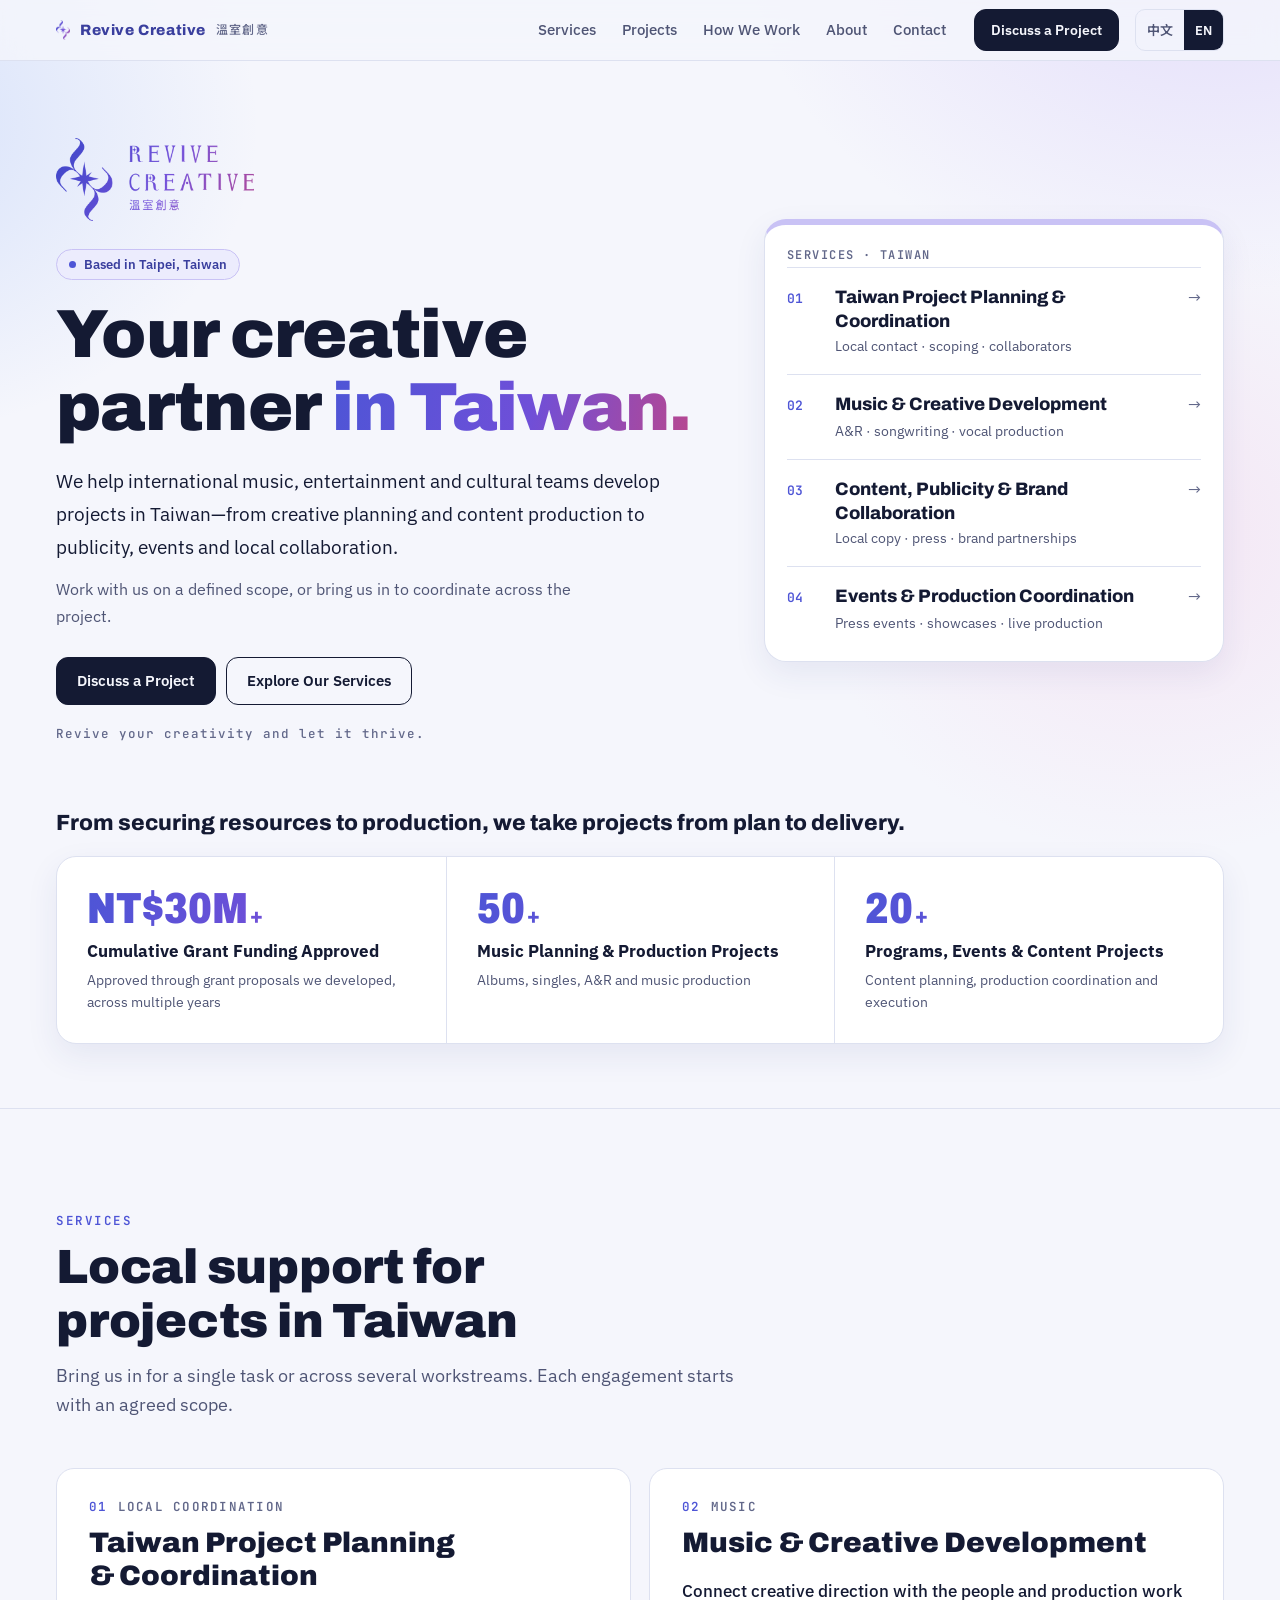
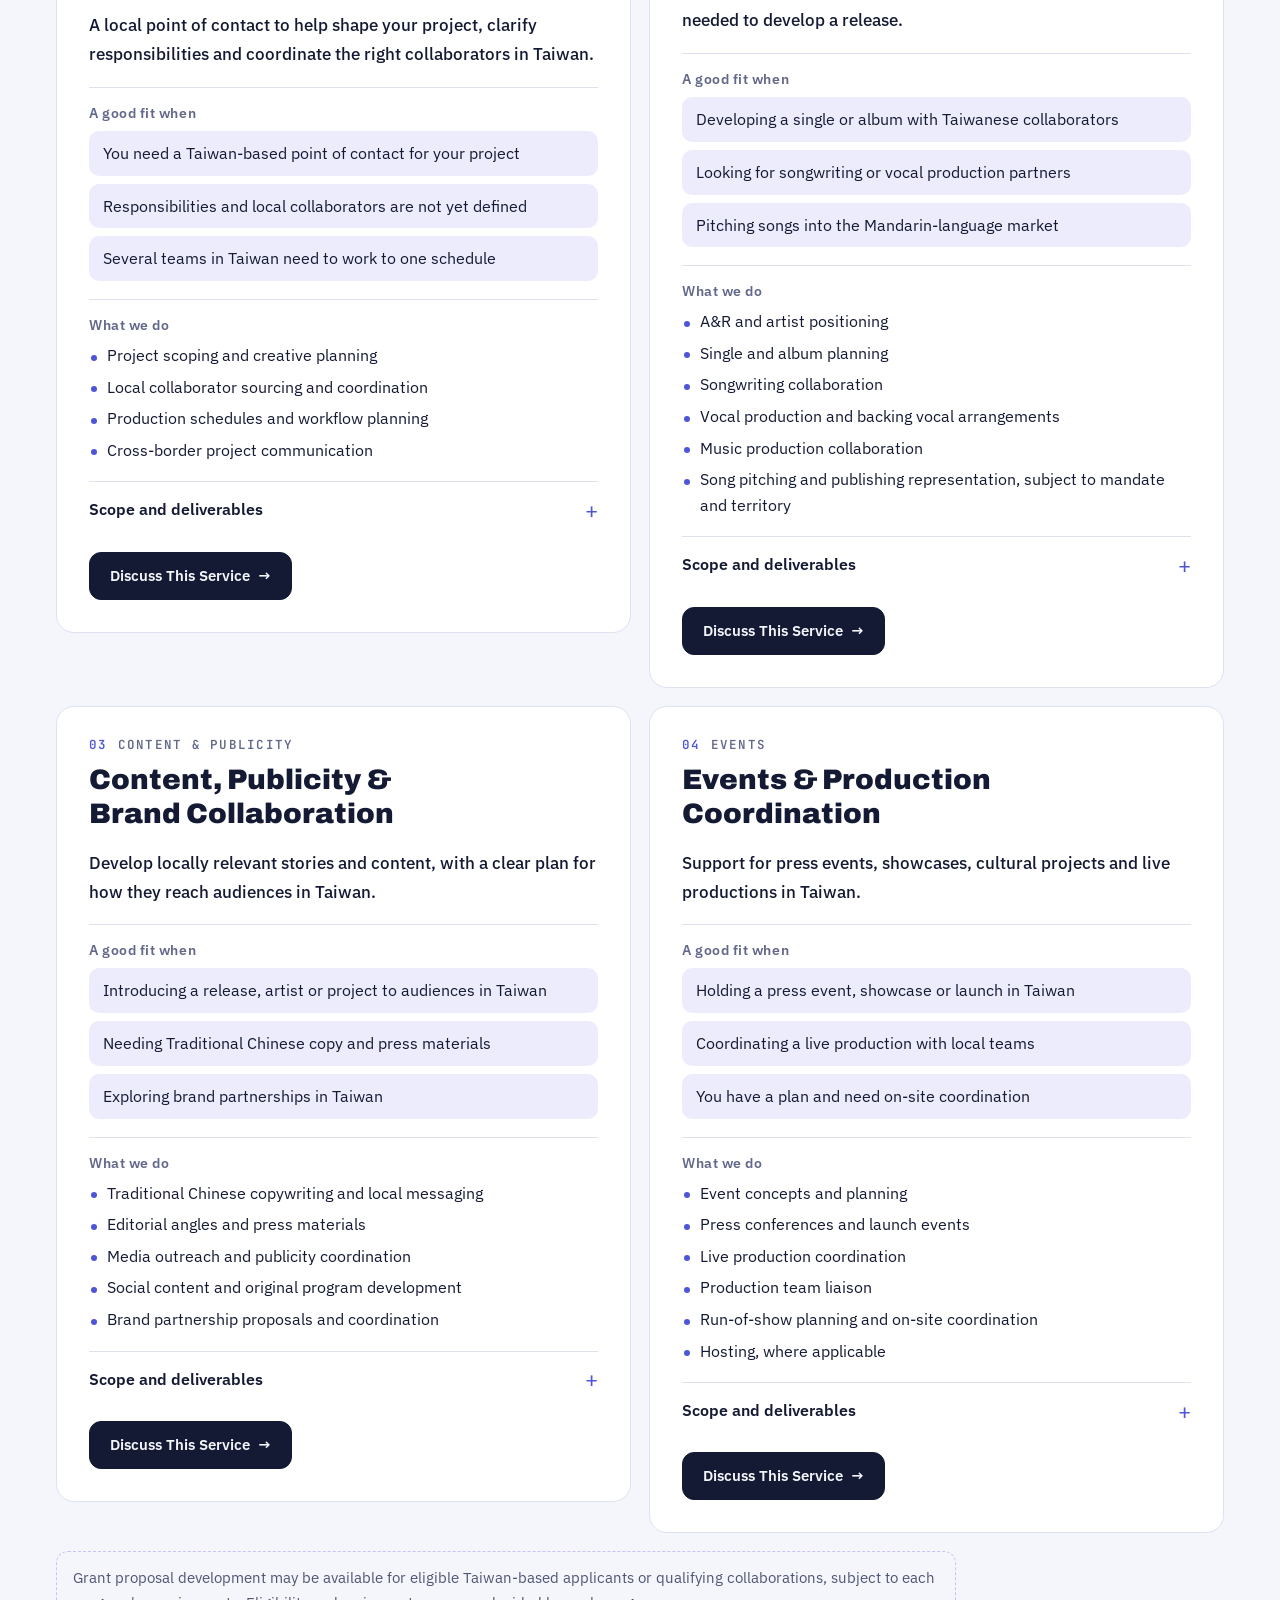
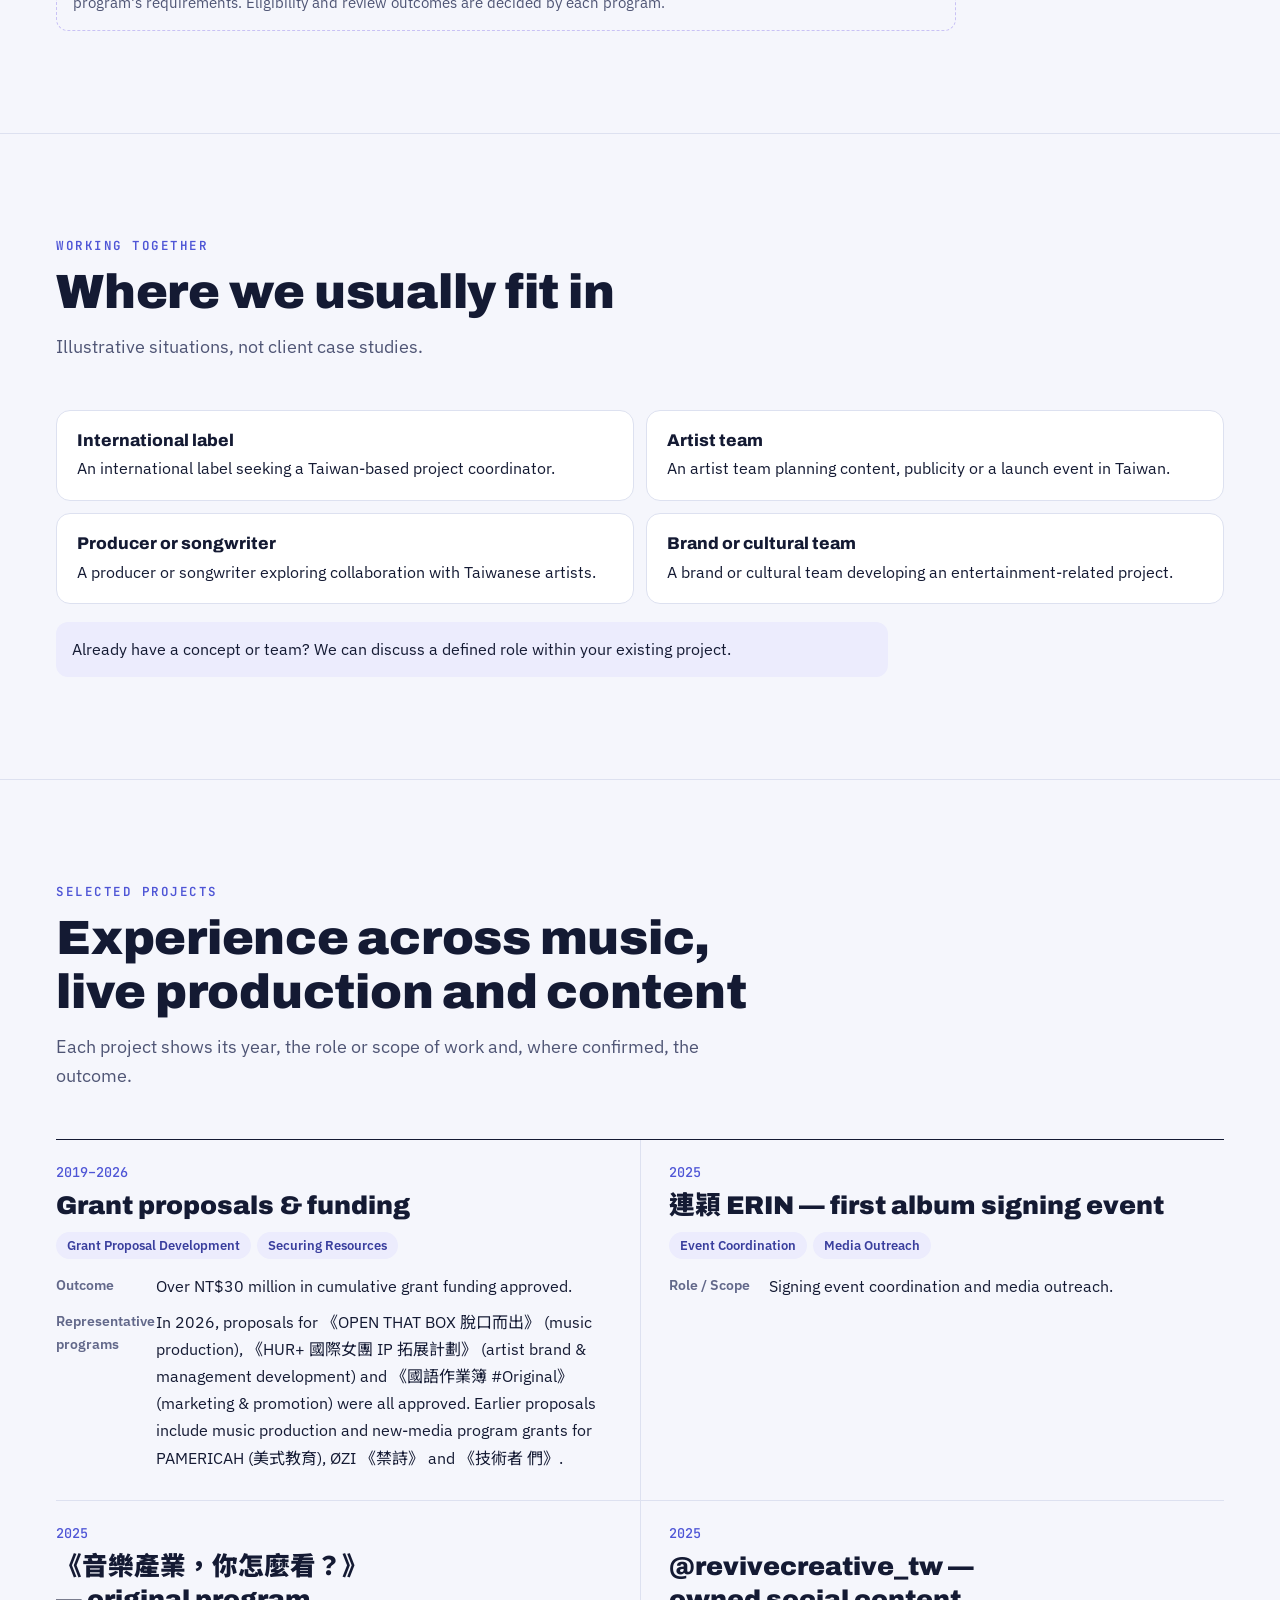
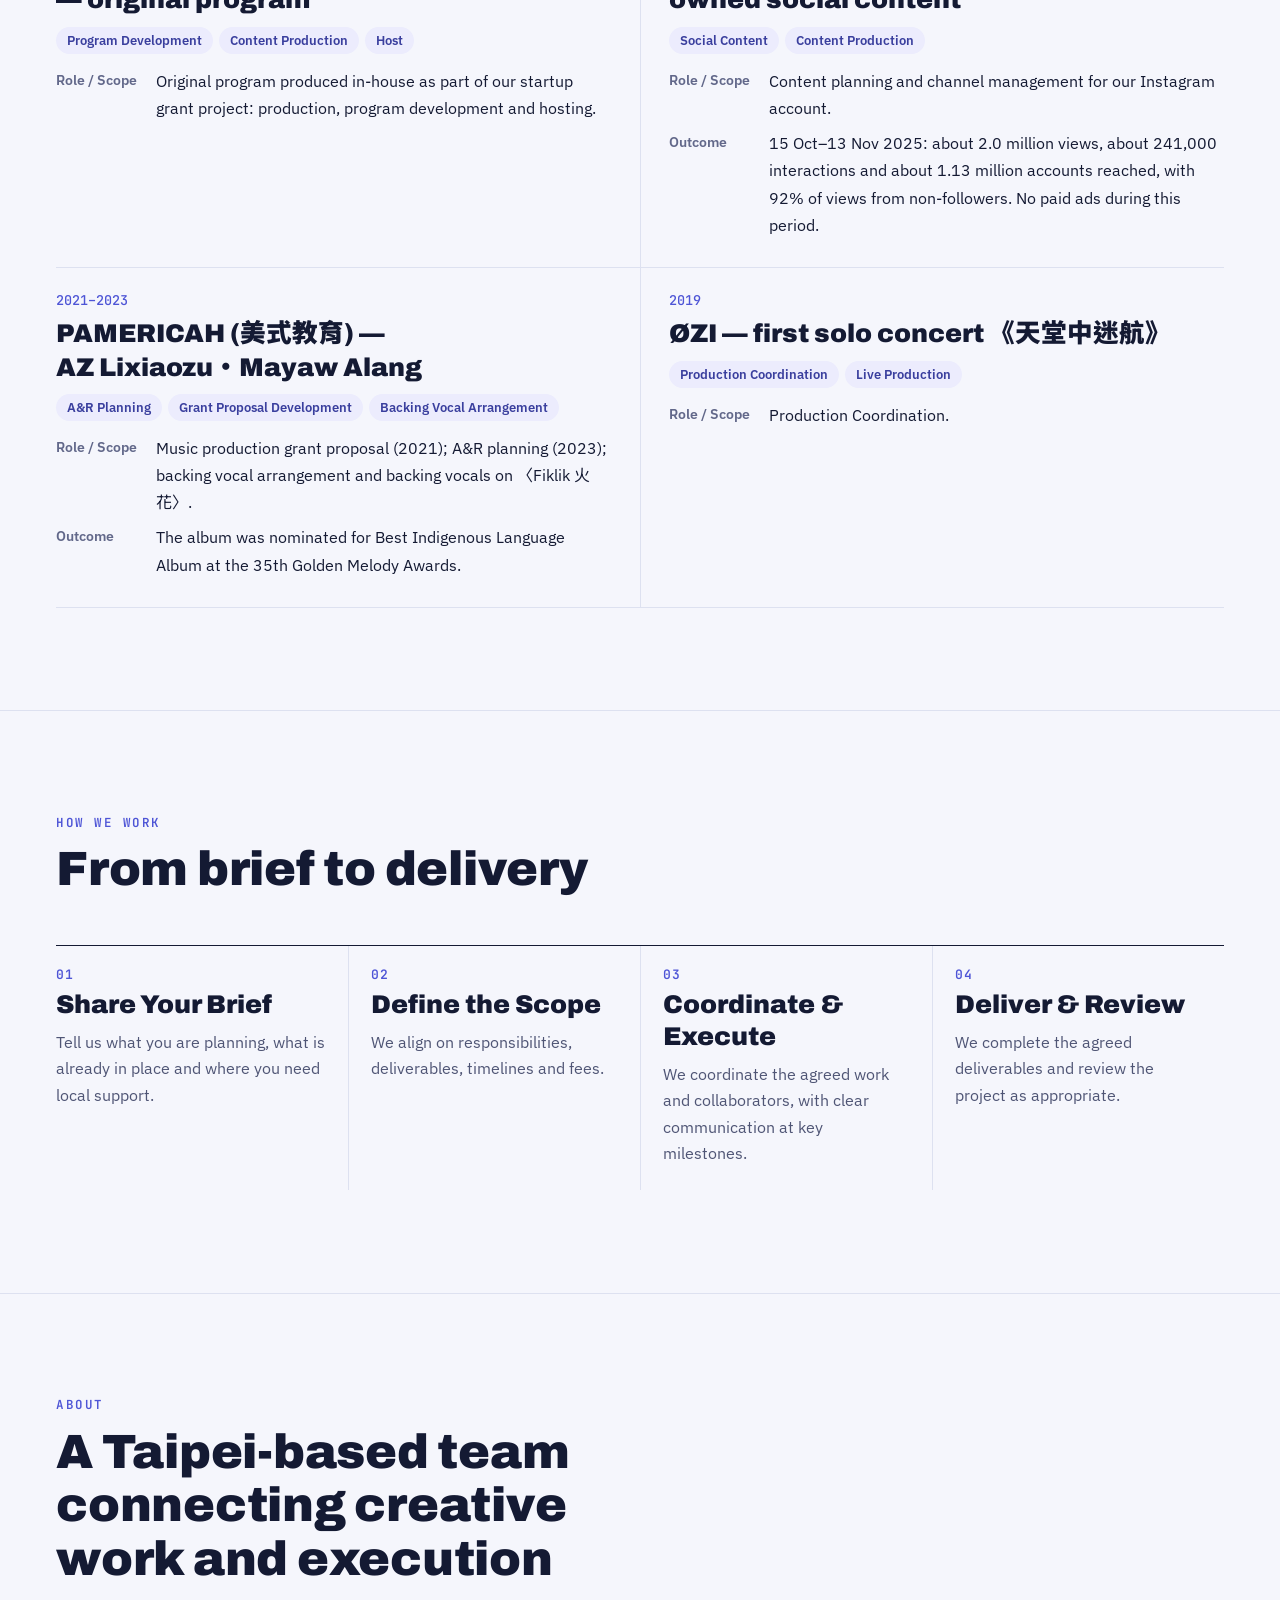
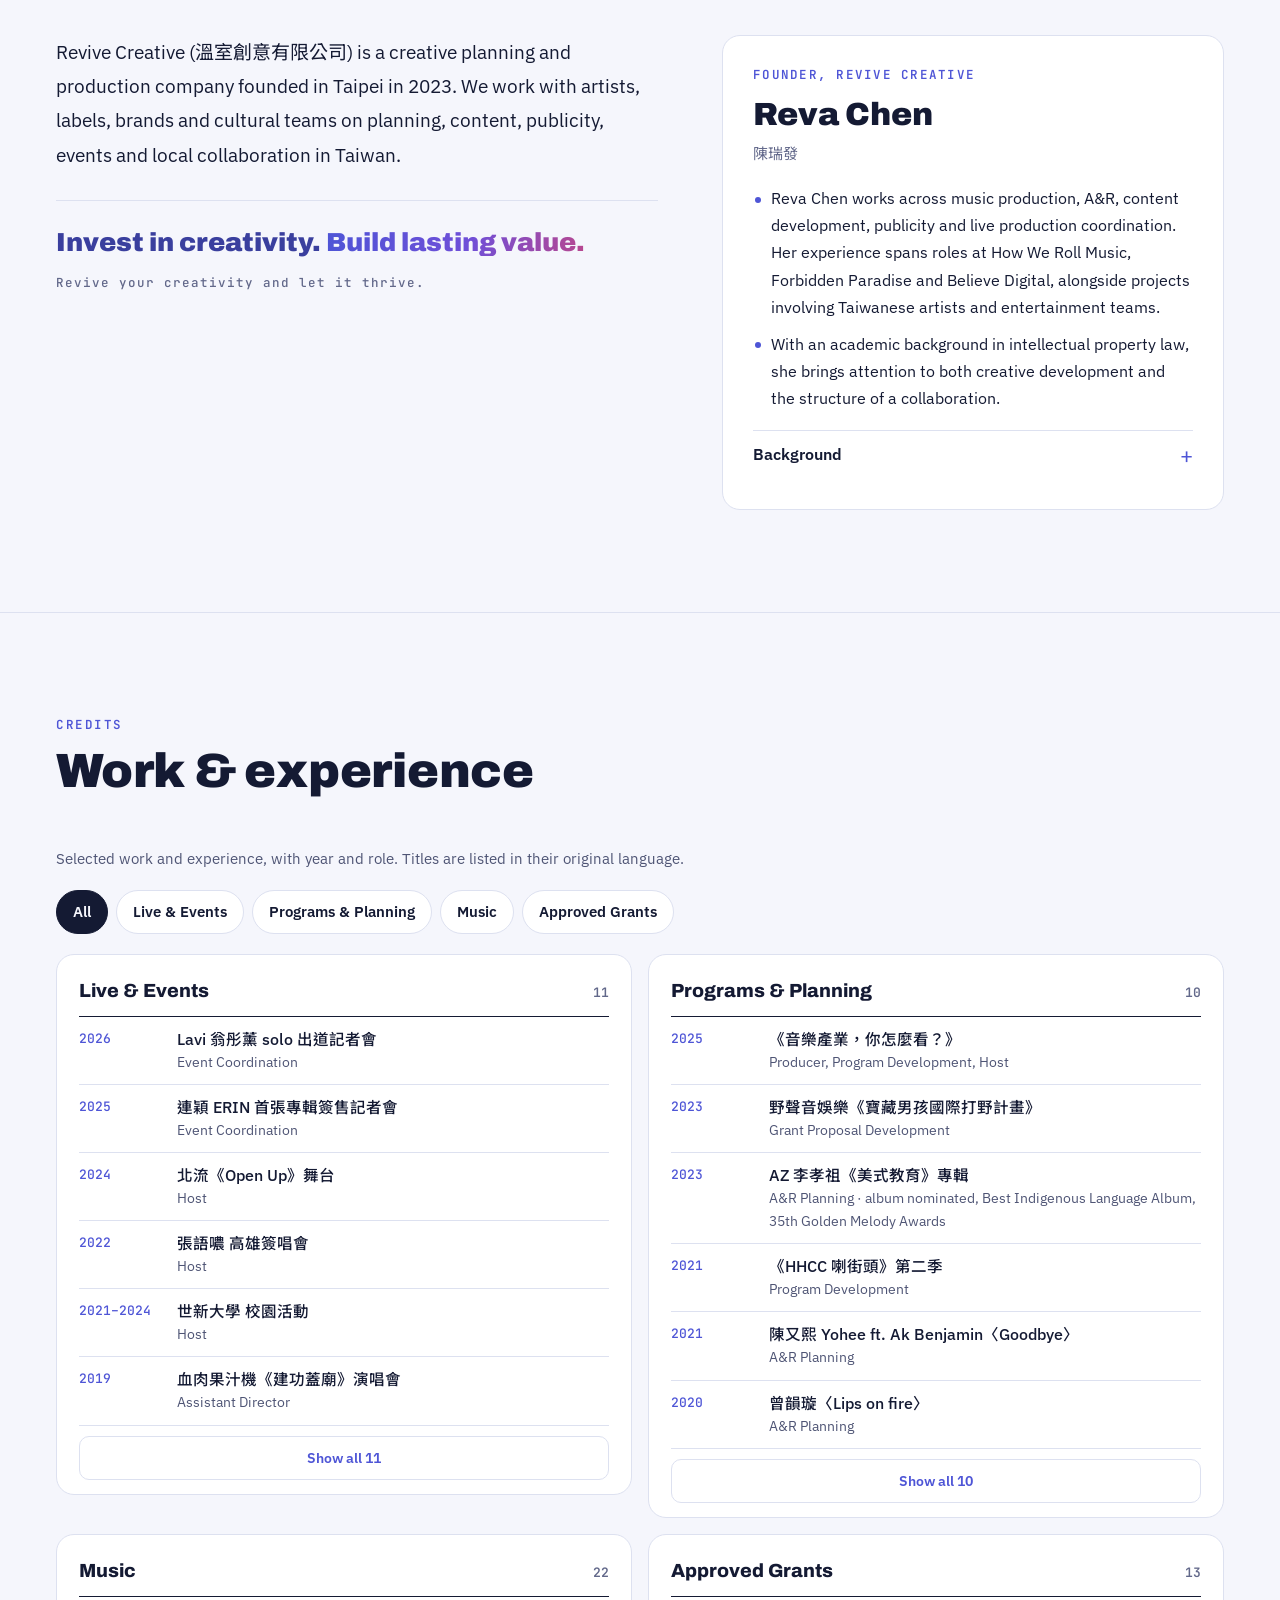
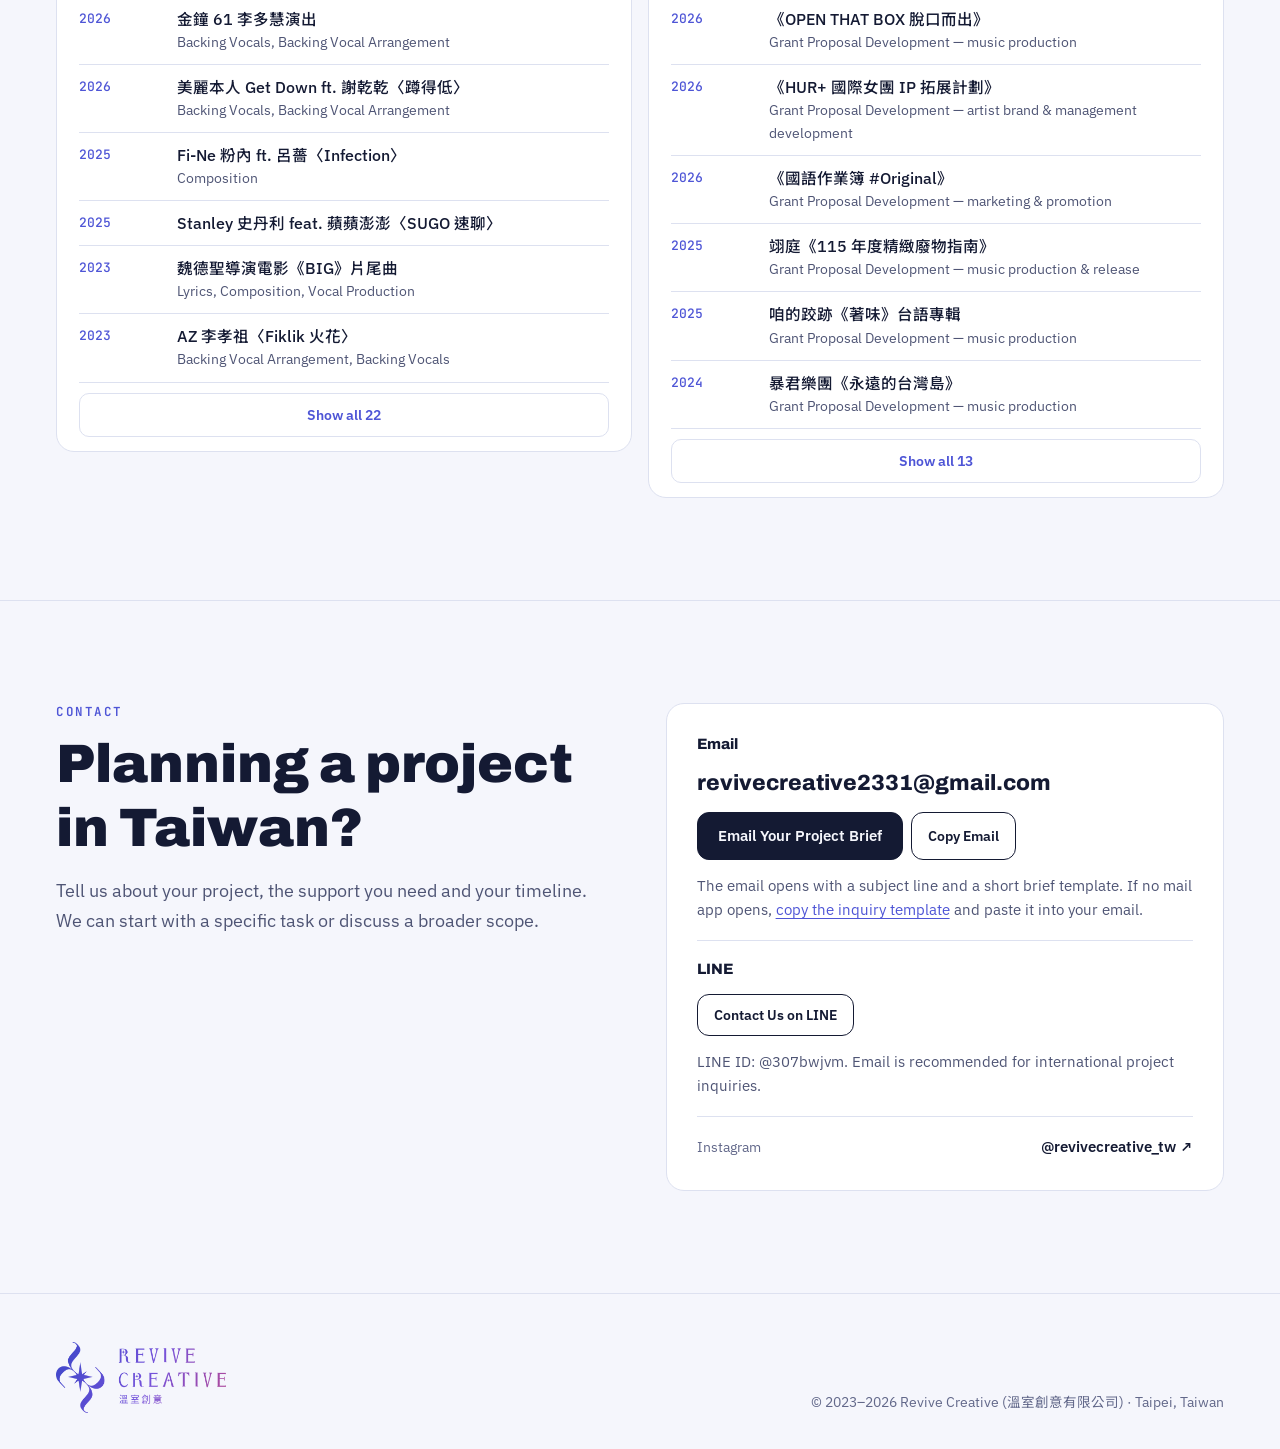
<file: en/index.html>
<!doctype html>
<html lang="en">
<head>
<meta charset="utf-8">
<meta name="viewport" content="width=device-width,initial-scale=1,viewport-fit=cover">
<title>Revive Creative | Music, Content &amp; Production Partner in Taiwan</title>
<meta name="description" content="Taipei-based creative partner for international music, entertainment and cultural projects. A&amp;R, content, publicity, event coordination and local collaboration in Taiwan.">
<link rel="canonical" href="https://revachen.github.io/revive-creative/en/">
<link rel="alternate" hreflang="zh-Hant-TW" href="https://revachen.github.io/revive-creative/">
<link rel="alternate" hreflang="en" href="https://revachen.github.io/revive-creative/en/">
<link rel="alternate" hreflang="x-default" href="https://revachen.github.io/revive-creative/">
<meta name="robots" content="index,follow">
<meta property="og:type" content="website">
<meta property="og:site_name" content="Revive Creative 溫室創意">
<meta property="og:url" content="https://revachen.github.io/revive-creative/en/">
<meta property="og:title" content="Revive Creative | Music, Content &amp; Production Partner in Taiwan">
<meta property="og:description" content="Taipei-based creative partner for international music, entertainment and cultural projects in Taiwan.">
<meta property="og:locale" content="en_US">
<meta property="og:locale:alternate" content="zh_TW">
<meta property="og:image" content="https://revachen.github.io/revive-creative/og-image.png">
<meta property="og:image:width" content="1200">
<meta property="og:image:height" content="630">
<meta property="og:image:alt" content="Revive Creative 溫室創意 logo">
<meta name="twitter:card" content="summary_large_image">
<meta name="twitter:image" content="https://revachen.github.io/revive-creative/og-image.png">
<link rel="icon" type="image/png" href="../favicon.png">
<link rel="preconnect" href="https://fonts.googleapis.com">
<link rel="preconnect" href="https://fonts.gstatic.com" crossorigin>
<link rel="stylesheet" href="https://fonts.googleapis.com/css2?family=Archivo:wdth,wght@62..125,400..900&family=IBM+Plex+Sans:wght@400;500;600&family=JetBrains+Mono:wght@400;600&family=Noto+Sans+TC:wght@400;500;700;900&display=swap">
<link rel="stylesheet" href="../site.css">
<style>:root{padding-top:env(safe-area-inset-top,0px);padding-bottom:env(safe-area-inset-bottom,0px)}body{margin:0}img{max-width:100%}[hidden]{display:none!important}</style>
<script type="application/ld+json">{"@context": "https://schema.org", "@type": "Organization", "name": "Revive Creative", "alternateName": "溫室創意有限公司", "url": "https://revachen.github.io/revive-creative/", "logo": "https://revachen.github.io/revive-creative/og-image.png", "email": "revivecreative2331@gmail.com", "foundingDate": "2023-03-01", "founder": {"@type": "Person", "name": "Reva Chen"}, "address": {"@type": "PostalAddress", "addressLocality": "Taipei", "addressCountry": "TW"}, "sameAs": ["https://www.instagram.com/revivecreative_tw/"]}</script>
</head>
<body>
<a class="skip" href="#main">Skip to main content</a>
<header class="nav">
<div class="wrap">
<a class="brand" href="#top" aria-label="Revive Creative, back to top"><span class="logo logo-mark" aria-hidden="true"></span><b>Revive Creative</b><small>溫室創意</small></a>
<nav class="menu" id="menu" aria-label="Main navigation">
<a href="#services">Services</a>
<a href="#cases">Projects</a>
<a href="#process">How We Work</a>
<a href="#about">About</a>
<a href="#contact">Contact</a>
</nav>
<a class="btn small" href="#contact" data-track="nav_contact_click">Discuss a Project</a>
<div class="lang" role="group" aria-label="Language"><a href="../" data-base="../" data-lang-to="zh-Hant-TW" lang="zh-Hant-TW" hreflang="zh-Hant-TW">中文</a><a href="./" aria-current="true" lang="en">EN</a></div>
<button type="button" class="menu-btn" id="menu-btn" aria-expanded="false" aria-controls="menu">Menu</button>
</div>
</header>
<div class="lang-hint" id="lang-hint" hidden><div class="wrap"><span lang="zh-Hant-TW">本頁也有中文版：<a href="../" data-base="../" data-lang-to="zh-Hant-TW">前往中文版</a></span><button type="button" id="lang-hint-close" aria-label="Dismiss language suggestion">Dismiss</button></div></div>
<main id="main">
<section class="hero wrap" id="top">
<div class="hero-grid">
<div>
<span class="logo logo-lockup" role="img" aria-label="Revive Creative logo"></span>
<p class="based">Based in Taipei, Taiwan</p>
<h1>Your creative partner <span class="g">in Taiwan.</span></h1>
<p class="sub">We help international music, entertainment and cultural teams develop projects in Taiwan—from creative planning and content production to publicity, events and local collaboration.</p>
<p class="sub2">Work with us on a defined scope, or bring us in to coordinate across the project.</p>
<div class="actions">
<a class="btn" href="#contact" data-track="hero_contact_click">Discuss a Project</a>
<a class="btn ghost" href="#services">Explore Our Services</a>
</div>
<p class="tagline">Revive your creativity and let it thrive.</p>
</div>
<nav class="hero-index" aria-label="Service overview">
<p class="cap">SERVICES · TAIWAN</p>
<ul><li><a href="#svc-coord" data-track="hero_service_click" data-service="Taiwan Project Planning &amp; Coordination"><span class="hi-no">01</span><span class="hi-t">Taiwan Project Planning &amp; Coordination</span><span class="hi-d">Local contact · scoping · collaborators</span></a></li><li><a href="#svc-music" data-track="hero_service_click" data-service="Music &amp; Creative Development"><span class="hi-no">02</span><span class="hi-t">Music &amp; Creative Development</span><span class="hi-d">A&amp;R · songwriting · vocal production</span></a></li><li><a href="#svc-content" data-track="hero_service_click" data-service="Content, Publicity &amp; Brand Collaboration"><span class="hi-no">03</span><span class="hi-t">Content, Publicity &amp; Brand Collaboration</span><span class="hi-d">Local copy · press · brand partnerships</span></a></li><li><a href="#svc-events" data-track="hero_service_click" data-service="Events &amp; Production Coordination"><span class="hi-no">04</span><span class="hi-t">Events &amp; Production Coordination</span><span class="hi-d">Press events · showcases · live production</span></a></li></ul>
</nav>
</div>
<div class="stats-wrap">
<p class="stats-lead">From securing resources to production, we take projects from plan to delivery.</p>
<div class="stats" aria-label="Track record">
<div><span class="v num">NT$30M<small>+</small></span><span class="l">Cumulative Grant Funding Approved</span><span class="d">Approved through grant proposals we developed, across multiple years</span></div>
<div><span class="v num">50<small>+</small></span><span class="l">Music Planning &amp; Production Projects</span><span class="d">Albums, singles, A&amp;R and music production</span></div>
<div><span class="v num">20<small>+</small></span><span class="l">Programs, Events &amp; Content Projects</span><span class="d">Content planning, production coordination and execution</span></div>
</div>
</div>
</section>
<section class="section" id="services">
<div class="wrap">
<div class="sec-head">
<p class="eyebrow">Services</p>
<h2>Local support for projects in Taiwan</h2>
<p class="lede">Bring us in for a single task or across several workstreams. Each engagement starts with an agreed scope.</p>
</div>
<div class="svc-grid">
<article class="svc" id="svc-coord" tabindex="-1">
<p class="svc-no"><span>01</span>Local Coordination</p>
<h3>Taiwan Project Planning &amp; Coordination</h3>
<p class="svc-one">A local point of contact to help shape your project, clarify responsibilities and coordinate the right collaborators in Taiwan.</p>
<div class="svc-block"><p class="lbl">A good fit when</p><ul class="scen"><li>You need a Taiwan-based point of contact for your project</li><li>Responsibilities and local collaborators are not yet defined</li><li>Several teams in Taiwan need to work to one schedule</li></ul></div>
<div class="svc-block"><p class="lbl">What we do</p><ul class="dots"><li>Project scoping and creative planning</li><li>Local collaborator sourcing and coordination</li><li>Production schedules and workflow planning</li><li>Cross-border project communication</li></ul></div>
<details class="svc-more">
<summary>Scope and deliverables</summary>
<dl class="more-body">
<div><dt>Deliverables, depending on scope</dt><dd>Depending on the scope, we can develop project briefs, schedules and collaboration plans, and coordinate agreed workstreams.</dd></div>
<div><dt>Confirmed per project</dt><dd><ul class="fine"><li>We act as a project coordination partner. Market research, legal representation, visa applications and full market-entry services are not included.</li></ul></dd></div>
</dl>
</details>
<a class="btn svc-cta" href="#contact" data-service="Taiwan Project Planning &amp; Coordination">Discuss This Service <span aria-hidden="true">→</span></a>
</article>
<article class="svc" id="svc-music" tabindex="-1">
<p class="svc-no"><span>02</span>Music</p>
<h3>Music &amp; Creative Development</h3>
<p class="svc-one">Connect creative direction with the people and production work needed to develop a release.</p>
<div class="svc-block"><p class="lbl">A good fit when</p><ul class="scen"><li>Developing a single or album with Taiwanese collaborators</li><li>Looking for songwriting or vocal production partners</li><li>Pitching songs into the Mandarin-language market</li></ul></div>
<div class="svc-block"><p class="lbl">What we do</p><ul class="dots"><li>A&amp;R and artist positioning</li><li>Single and album planning</li><li>Songwriting collaboration</li><li>Vocal production and backing vocal arrangements</li><li>Music production collaboration</li><li>Song pitching and publishing representation, subject to mandate and territory</li></ul></div>
<details class="svc-more">
<summary>Scope and deliverables</summary>
<dl class="more-body">
<div><dt>Deliverables, depending on scope</dt><dd>Depending on the scope: A&amp;R and positioning notes, release plans, songwriting or vocal production work, or coordination of agreed production tasks.</dd></div>
<div><dt>Confirmed per project</dt><dd><ul class="fine"><li>Arrangement, recording, mixing and mastering are not included by default and are confirmed per project.</li><li>Song pitching and publishing representation depend on individual mandates, works and territories.</li></ul></dd></div>
</dl>
</details>
<a class="btn svc-cta" href="#contact" data-service="Music &amp; Creative Development">Discuss This Service <span aria-hidden="true">→</span></a>
</article>
<article class="svc" id="svc-content" tabindex="-1">
<p class="svc-no"><span>03</span>Content &amp; Publicity</p>
<h3>Content, Publicity &amp; Brand Collaboration</h3>
<p class="svc-one">Develop locally relevant stories and content, with a clear plan for how they reach audiences in Taiwan.</p>
<div class="svc-block"><p class="lbl">A good fit when</p><ul class="scen"><li>Introducing a release, artist or project to audiences in Taiwan</li><li>Needing Traditional Chinese copy and press materials</li><li>Exploring brand partnerships in Taiwan</li></ul></div>
<div class="svc-block"><p class="lbl">What we do</p><ul class="dots"><li>Traditional Chinese copywriting and local messaging</li><li>Editorial angles and press materials</li><li>Media outreach and publicity coordination</li><li>Social content and original program development</li><li>Brand partnership proposals and coordination</li></ul></div>
<details class="svc-more">
<summary>Scope and deliverables</summary>
<dl class="more-body">
<div><dt>Deliverables, depending on scope</dt><dd>Depending on the scope: messaging and copy, press materials, outreach and content plans, or partnership proposals.</dd></div>
<div><dt>Confirmed per project</dt><dd><ul class="fine"><li>Media coverage, platform placement, brand deals and audience reach depend on third parties and are not guaranteed.</li></ul></dd></div>
</dl>
</details>
<a class="btn svc-cta" href="#contact" data-service="Content, Publicity &amp; Brand Collaboration">Discuss This Service <span aria-hidden="true">→</span></a>
</article>
<article class="svc" id="svc-events" tabindex="-1">
<p class="svc-no"><span>04</span>Events</p>
<h3>Events &amp; Production Coordination</h3>
<p class="svc-one">Support for press events, showcases, cultural projects and live productions in Taiwan.</p>
<div class="svc-block"><p class="lbl">A good fit when</p><ul class="scen"><li>Holding a press event, showcase or launch in Taiwan</li><li>Coordinating a live production with local teams</li><li>You have a plan and need on-site coordination</li></ul></div>
<div class="svc-block"><p class="lbl">What we do</p><ul class="dots"><li>Event concepts and planning</li><li>Press conferences and launch events</li><li>Live production coordination</li><li>Production team liaison</li><li>Run-of-show planning and on-site coordination</li><li>Hosting, where applicable</li></ul></div>
<details class="svc-more">
<summary>Scope and deliverables</summary>
<dl class="more-body">
<div><dt>Deliverables, depending on scope</dt><dd>Depending on the scope: event plans, schedules, run-of-show documents, team coordination, and agreed on-site coordination or hosting.</dd></div>
<div><dt>Confirmed per project</dt><dd><ul class="fine"><li>Ticketing, tour promotion, equipment rental, transport, accommodation, work permits and visas are not included.</li></ul></dd></div>
</dl>
</details>
<a class="btn svc-cta" href="#contact" data-service="Events &amp; Production Coordination">Discuss This Service <span aria-hidden="true">→</span></a>
</article>
</div>
<p class="svc-extra">Grant proposal development may be available for eligible Taiwan-based applicants or qualifying collaborations, subject to each program's requirements. Eligibility and review outcomes are decided by each program.</p>
</div>
</section>
<section class="section" id="scenarios">
<div class="wrap">
<div class="sec-head">
<p class="eyebrow">Working Together</p>
<h2>Where we usually fit in</h2>
<p class="lede">Illustrative situations, not client case studies.</p>
</div>
<div class="scen-grid">
<div class="scen-card"><b>International label</b>An international label seeking a Taiwan-based project coordinator.</div>
<div class="scen-card"><b>Artist team</b>An artist team planning content, publicity or a launch event in Taiwan.</div>
<div class="scen-card"><b>Producer or songwriter</b>A producer or songwriter exploring collaboration with Taiwanese artists.</div>
<div class="scen-card"><b>Brand or cultural team</b>A brand or cultural team developing an entertainment-related project.</div>
</div>
<p class="scen-note">Already have a concept or team? We can discuss a defined role within your existing project.</p>
</div>
</section>
<section class="section" id="cases">
<div class="wrap">
<div class="sec-head">
<p class="eyebrow">Selected Projects</p>
<h2>Experience across music, live production and content</h2>
<p class="lede">Each project shows its year, the role or scope of work and, where confirmed, the outcome.</p>
</div>
<div class="cases">
<article class="case">
<div class="case-top"><span class="num yr">2019–2026</span></div>
<h3>Grant proposals &amp; funding</h3>
<p class="case-tags"><span>Grant Proposal Development</span><span>Securing Resources</span></p>
<dl><div class="c-row"><dt>Outcome</dt><dd>Over NT$30 million in cumulative grant funding approved.</dd></div><div class="c-row"><dt>Representative programs</dt><dd>In 2026, proposals for 《OPEN THAT BOX 脫口而出》 (music production), 《HUR+ 國際女團 IP 拓展計劃》 (artist brand &amp; management development) and 《國語作業簿 #Original》 (marketing &amp; promotion) were all approved. Earlier proposals include music production and new-media program grants for PAMERICAH (美式教育), ØZI 《禁詩》 and 《技術者 們》.</dd></div></dl>
</article>
<article class="case">
<div class="case-top"><span class="num yr">2025</span></div>
<h3>連穎 ERIN — first album signing event</h3>
<p class="case-tags"><span>Event Coordination</span><span>Media Outreach</span></p>
<dl><div class="c-row"><dt>Role / Scope</dt><dd>Signing event coordination and media outreach.</dd></div></dl>
</article>
<article class="case">
<div class="case-top"><span class="num yr">2025</span></div>
<h3>《音樂產業，你怎麼看？》 — original program</h3>
<p class="case-tags"><span>Program Development</span><span>Content Production</span><span>Host</span></p>
<dl><div class="c-row"><dt>Role / Scope</dt><dd>Original program produced in-house as part of our startup grant project: production, program development and hosting.</dd></div></dl>
</article>
<article class="case">
<div class="case-top"><span class="num yr">2025</span></div>
<h3>@revivecreative_tw — owned social content</h3>
<p class="case-tags"><span>Social Content</span><span>Content Production</span></p>
<dl><div class="c-row"><dt>Role / Scope</dt><dd>Content planning and channel management for our Instagram account.</dd></div><div class="c-row"><dt>Outcome</dt><dd>15 Oct–13 Nov 2025: about 2.0 million views, about 241,000 interactions and about 1.13 million accounts reached, with 92% of views from non-followers. No paid ads during this period.</dd></div></dl>
</article>
<article class="case">
<div class="case-top"><span class="num yr">2021–2023</span></div>
<h3>PAMERICAH (美式教育) — AZ Lixiaozu・Mayaw Alang</h3>
<p class="case-tags"><span>A&amp;R Planning</span><span>Grant Proposal Development</span><span>Backing Vocal Arrangement</span></p>
<dl><div class="c-row"><dt>Role / Scope</dt><dd>Music production grant proposal (2021); A&amp;R planning (2023); backing vocal arrangement and backing vocals on 〈Fiklik 火花〉.</dd></div><div class="c-row"><dt>Outcome</dt><dd>The album was nominated for Best Indigenous Language Album at the 35th Golden Melody Awards.</dd></div></dl>
</article>
<article class="case">
<div class="case-top"><span class="num yr">2019</span></div>
<h3>ØZI — first solo concert 《天堂中迷航》</h3>
<p class="case-tags"><span>Production Coordination</span><span>Live Production</span></p>
<dl><div class="c-row"><dt>Role / Scope</dt><dd>Production Coordination.</dd></div></dl>
</article>
</div>
</div>
</section>
<section class="section" id="process">
<div class="wrap">
<div class="sec-head">
<p class="eyebrow">How We Work</p>
<h2>From brief to delivery</h2>
</div>
<ol class="steps">
<li><span class="n">01</span><b>Share Your Brief</b><p>Tell us what you are planning, what is already in place and where you need local support.</p></li>
<li><span class="n">02</span><b>Define the Scope</b><p>We align on responsibilities, deliverables, timelines and fees.</p></li>
<li><span class="n">03</span><b>Coordinate &amp; Execute</b><p>We coordinate the agreed work and collaborators, with clear communication at key milestones.</p></li>
<li><span class="n">04</span><b>Deliver &amp; Review</b><p>We complete the agreed deliverables and review the project as appropriate.</p></li>
</ol>
</div>
</section>
<section class="section" id="about">
<div class="wrap">
<div class="sec-head">
<p class="eyebrow">About</p>
<h2>A Taipei-based team connecting creative work and execution</h2>
</div>
<div class="about">
<div>
<p class="intro">Revive Creative (溫室創意有限公司) is a creative planning and production company founded in Taipei in 2023. We work with artists, labels, brands and cultural teams on planning, content, publicity, events and local collaboration in Taiwan.</p>
<div class="belief">
<p class="q">Invest in creativity. <span class="grad">Build lasting value.</span></p>
<p class="en">Revive your creativity and let it thrive.</p>
</div>
</div>
<div class="founder">
<p class="role">Founder, Revive Creative</p>
<h3>Reva Chen</h3>
<p class="ttl">陳瑞發</p>
<ul class="pts">
<li>Reva Chen works across music production, A&amp;R, content development, publicity and live production coordination. Her experience spans roles at How We Roll Music, Forbidden Paradise and Believe Digital, alongside projects involving Taiwanese artists and entertainment teams.</li>
<li>With an academic background in intellectual property law, she brings attention to both creative development and the structure of a collaboration.</li>
</ul>
<details>
<summary>Background</summary>
<div class="facts">
<div><h4>Previous roles</h4><ul>
<li>Believe Digital<em>Artist Relationship Manager</em></li>
<li>Forbidden Paradise (新樂園音樂)<em>Admin &amp; Project Planning</em></li>
<li>How We Roll Music (好威龍音樂)<em>Production Assistant</em></li></ul></div>
<div><h4>Education</h4><ul>
<li>Shih Hsin University, LL.B., Intellectual Property Law division<em>Outstanding Graduate Award</em></li></ul></div>
<div><h4>International exchange</h4><ul>
<li>Music-industry business exchanges in Korea and Indonesia<em>2026</em></li></ul></div>
</div>
</details>
</div>
</div>
</div>
</section>
<section class="section" id="credits">
<div class="wrap">
<div class="sec-head">
<p class="eyebrow">Credits</p>
<h2>Work &amp; experience</h2>
</div>
<p class="works-note">Selected work and experience, with year and role. Titles are listed in their original language.</p>
<div class="chain" role="group" aria-label="Filter credits">
<button type="button" data-f="all" aria-pressed="true">All</button>
<button type="button" data-f="live" aria-pressed="false">Live &amp; Events</button>
<button type="button" data-f="plan" aria-pressed="false">Programs &amp; Planning</button>
<button type="button" data-f="music" aria-pressed="false">Music</button>
<button type="button" data-f="grant" aria-pressed="false">Approved Grants</button>
</div>
<div class="works" id="works-grid">
<section class="wcol" data-col="live">
<header><h3>Live &amp; Events</h3><span class="cnt num">11</span></header>
<ol><li><span class="yr num">2026</span><span class="ttl">Lavi 翁彤薰 solo 出道記者會</span><span class="role">Event Coordination</span></li><li><span class="yr num">2025</span><span class="ttl">連穎 ERIN 首張專輯簽售記者會</span><span class="role">Event Coordination</span></li><li><span class="yr num">2024</span><span class="ttl">北流《Open Up》舞台</span><span class="role">Host</span></li><li><span class="yr num">2022</span><span class="ttl">張語噥 高雄簽唱會</span><span class="role">Host</span></li><li><span class="yr num">2021–2024</span><span class="ttl">世新大學 校園活動</span><span class="role">Host</span></li><li><span class="yr num">2019</span><span class="ttl">血肉果汁機《建功蓋廟》演唱會</span><span class="role">Assistant Director</span></li><li class=extra><span class="yr num">2019</span><span class="ttl">OBSESS《痛苦造就了我們》演唱會</span><span class="role">Show Director</span></li><li class=extra><span class="yr num">2019</span><span class="ttl">ØZI 首場個人演唱會《天堂中迷航》</span><span class="role">Production Coordination</span></li><li class=extra><span class="yr num">2018</span><span class="ttl">潘瑋柏 ALPHA 巡迴演唱會</span><span class="role">Production Execution</span></li><li class=extra><span class="yr num">2017–2018</span><span class="ttl">頑童 MJ116《幹大事》演唱會</span><span class="role">Production Assistant</span></li><li class=extra><span class="yr num">2017</span><span class="ttl">Deca Joins 首張專輯《浴室》巡迴－台北場</span><span class="role">Production Support</span></li></ol>
<button type="button" class="more-btn" aria-expanded="false">Show all 11</button>
</section>
<section class="wcol" data-col="plan">
<header><h3>Programs &amp; Planning</h3><span class="cnt num">10</span></header>
<ol><li><span class="yr num">2025</span><span class="ttl">《音樂產業，你怎麼看？》</span><span class="role">Producer, Program Development, Host</span></li><li><span class="yr num">2023</span><span class="ttl">野聲音娛樂《寶藏男孩國際打野計畫》</span><span class="role">Grant Proposal Development</span></li><li><span class="yr num">2023</span><span class="ttl">AZ 李孝祖《美式教育》專輯</span><span class="role">A&amp;R Planning · album nominated, Best Indigenous Language Album, 35th Golden Melody Awards</span></li><li><span class="yr num">2021</span><span class="ttl">《HHCC 喇街頭》第二季</span><span class="role">Program Development</span></li><li><span class="yr num">2021</span><span class="ttl">陳又熙 Yohee ft. Ak Benjamin〈Goodbye〉</span><span class="role">A&amp;R Planning</span></li><li><span class="yr num">2020</span><span class="ttl">曾韻璇〈Lips on fire〉</span><span class="role">A&amp;R Planning</span></li><li class=extra><span class="yr num">2020</span><span class="ttl">Sammy 張語噥《Sammy1.0》</span><span class="role">Online Publicity Planning</span></li><li class=extra><span class="yr num">2020</span><span class="ttl">Morrison 馬仕釗〈I Still Think About It〉</span><span class="role">A&amp;R Planning</span></li><li class=extra><span class="yr num">2020</span><span class="ttl">艾克斯娛樂《怎麼還不睡》</span><span class="role">Program Project Planning</span></li><li class=extra><span class="yr num">2019</span><span class="ttl">鼓鼓 呂思緯《蟲洞》專輯</span><span class="role">Social Media Planning</span></li></ol>
<button type="button" class="more-btn" aria-expanded="false">Show all 10</button>
</section>
<section class="wcol" data-col="music">
<header><h3>Music</h3><span class="cnt num">22</span></header>
<ol><li><span class="yr num">2026</span><span class="ttl">金鐘 61 李多慧演出</span><span class="role">Backing Vocals, Backing Vocal Arrangement</span></li><li><span class="yr num">2026</span><span class="ttl">美麗本人 Get Down ft. 謝乾乾〈蹲得低〉</span><span class="role">Backing Vocals, Backing Vocal Arrangement</span></li><li><span class="yr num">2025</span><span class="ttl">Fi-Ne 粉內 ft. 呂薔〈Infection〉</span><span class="role">Composition</span></li><li><span class="yr num">2025</span><span class="ttl">Stanley 史丹利 feat. 蘋蘋澎澎〈SUGO 速聊〉</span></li><li><span class="yr num">2023</span><span class="ttl">魏德聖導演電影《BIG》片尾曲</span><span class="role">Lyrics, Composition, Vocal Production</span></li><li><span class="yr num">2023</span><span class="ttl">AZ 李孝祖〈Fiklik 火花〉</span><span class="role">Backing Vocal Arrangement, Backing Vocals</span></li><li class=extra><span class="yr num">2021</span><span class="ttl">AKB48 Team TP〈一秒一秒約好〉</span><span class="role">Backing Vocal Arrangement, Backing Vocals</span></li><li class=extra><span class="yr num">2021</span><span class="ttl">艾薇 Ivy〈溫室狂花〉〈今晚沒極限〉</span><span class="role">Lyrics</span></li><li class=extra><span class="yr num">2021</span><span class="ttl">【永夜星神】官方遊戲主題曲〈永夜星神〉</span><span class="role">Vocals</span></li><li class=extra><span class="yr num">2020</span><span class="ttl">大淵 MUTA × KID 林柏昇 × 阿部瑪利亞〈山山〉</span><span class="role">Composition, Backing Vocals</span></li><li class=extra><span class="yr num">2020</span><span class="ttl">吳映潔 GEmma Wu〈一個人跳舞〉</span><span class="role">Backing Vocal Arrangement</span></li><li class=extra><span class="yr num">2020</span><span class="ttl">賴慈泓〈所以你得嫁給我〉</span><span class="role">Backing Vocal Arrangement, Backing Vocals</span></li><li class=extra><span class="yr num">2020</span><span class="ttl">7L!NG〈Queen of late〉</span><span class="role">Backing Vocals</span></li><li class=extra><span class="yr num">2019</span><span class="ttl">林明禎〈Whoo〉〈來不及〉</span><span class="role">Backing Vocals</span></li><li class=extra><span class="yr num">2019</span><span class="ttl">火箭少女 Sunnee〈忘記擁抱〉</span><span class="role">Backing Vocals, Backing Vocal Arrangement</span></li><li class=extra><span class="yr num">2019</span><span class="ttl">家家 ft. ØZI〈House Party〉</span><span class="role">Production Coordination</span></li><li class=extra><span class="yr num">2019</span><span class="ttl">左左右右〈YZT Evolution〉</span><span class="role">Vocal Production</span></li><li class=extra><span class="yr num">2018</span><span class="ttl">滴妹〈最好的樣子〉</span><span class="role">Composition, Backing Vocals, Backing Vocal Arrangement</span></li><li class=extra><span class="yr num">2018</span><span class="ttl">愛紗〈梭哈〉</span><span class="role">Backing Vocals, Backing Vocal Arrangement</span></li><li class=extra><span class="yr num">2018</span><span class="ttl">Leo 王〈快樂的甘蔗人〉</span><span class="role">Production Coordination</span></li><li class=extra><span class="yr num">2018</span><span class="ttl">安那〈Ange Anna〉</span><span class="role">Composition, Backing Vocals, Backing Vocal Arrangement</span></li><li class=extra><span class="yr num">2017</span><span class="ttl">數位單曲 G5SH ft. Reva〈Don’t you〉</span><span class="role">Vocals</span></li></ol>
<button type="button" class="more-btn" aria-expanded="false">Show all 22</button>
</section>
<section class="wcol" data-col="grant">
<header><h3>Approved Grants</h3><span class="cnt num">13</span></header>
<ol><li><span class="yr num">2026</span><span class="ttl">《OPEN THAT BOX 脫口而出》</span><span class="role">Grant Proposal Development — music production</span></li><li><span class="yr num">2026</span><span class="ttl">《HUR+ 國際女團 IP 拓展計劃》</span><span class="role">Grant Proposal Development — artist brand &amp; management development</span></li><li><span class="yr num">2026</span><span class="ttl">《國語作業簿 #Original》</span><span class="role">Grant Proposal Development — marketing &amp; promotion</span></li><li><span class="yr num">2025</span><span class="ttl">翊庭《115 年度精緻廢物指南》</span><span class="role">Grant Proposal Development — music production &amp; release</span></li><li><span class="yr num">2025</span><span class="ttl">咱的跤跡《著味》台語專輯</span><span class="role">Grant Proposal Development — music production</span></li><li><span class="yr num">2024</span><span class="ttl">暴君樂團《永遠的台灣島》</span><span class="role">Grant Proposal Development — music production</span></li><li class=extra><span class="yr num">2024</span><span class="ttl">溫室創意</span><span class="role">Grant Proposal Development — company startup grant</span></li><li class=extra><span class="yr num">2023</span><span class="ttl">野聲音娛樂《寶藏男孩國際打野計畫》</span><span class="role">Grant Proposal Development — artist brand</span></li><li class=extra><span class="yr num">2021</span><span class="ttl">《有夠難約 第二季》</span><span class="role">Grant Proposal Development — new-media music program</span></li><li class=extra><span class="yr num">2021</span><span class="ttl">AZ 李孝祖《美式教育》</span><span class="role">Grant Proposal Development — music production</span></li><li class=extra><span class="yr num">2020</span><span class="ttl">金魚腦《我有話要唱》</span><span class="role">Grant Proposal Development — music production</span></li><li class=extra><span class="yr num">2019</span><span class="ttl">ØZI《禁詩》第二張全創作專輯</span><span class="role">Grant Proposal Development</span></li><li class=extra><span class="yr num">2019</span><span class="ttl">《技術者 們》</span><span class="role">Grant Proposal Development — new-media music program</span></li></ol>
<button type="button" class="more-btn" aria-expanded="false">Show all 13</button>
</section>
</div>
</div>
</section>
<section class="section" id="contact">
<div class="wrap contact">
<div>
<p class="eyebrow">Contact</p>
<h2 style="margin-top:12px">Planning a project in Taiwan?</h2>
<p class="lede">Tell us about your project, the support you need and your timeline. We can start with a specific task or discuss a broader scope.</p>
<p class="picked" id="picked" aria-live="polite">Selected service: <b id="picked-name"></b><button type="button" id="picked-clear">Clear</button></p>
</div>
<div class="cbox">
<p class="ch-title">Email</p>
<span class="mail" id="mail">revivecreative2331@gmail.com</span>
<div class="row">
<a class="btn" id="mail-btn" href="mailto:revivecreative2331@gmail.com">Email Your Project Brief</a>
<button type="button" class="btn small ghost" id="copy-mail">Copy Email</button>
</div>
<p class="hint">The email opens with a subject line and a short brief template. If no mail app opens, <button type="button" class="linkbtn" id="copy-tpl">copy the inquiry template</button> and paste it into your email.</p>
<hr>
<p class="ch-title">LINE</p>
<div class="row"><a class="btn small ghost" id="line-chat" href="https://line.me/R/oaMessage/%40307bwjvm/" target="_blank" rel="noopener">Contact Us on LINE</a></div>
<p class="hint">LINE ID: @307bwjvm. Email is recommended for international project inquiries.</p>
<hr>
<a class="ig" href="https://www.instagram.com/revivecreative_tw/" target="_blank" rel="noopener" data-track="instagram_click"><span>Instagram</span><b>@revivecreative_tw ↗</b></a>
</div>
</div>
</section>
</main>
<footer>
<div class="wrap foot">
<span class="logo logo-lockup" role="img" aria-label="Revive Creative"></span>
<p class="legal">© 2023–2026 Revive Creative (溫室創意有限公司) · Taipei, Taiwan</p>
</div>
</footer>
<div class="toast" id="toast" role="status" aria-live="polite"></div>
<script type="application/json" id="rc-config">{"lang": "en", "email": "revivecreative2331@gmail.com", "line_enc": "%40307bwjvm", "line_keywords": false, "default_kw": "", "body_intro": "Hello Revive Creative,", "body_fields": ["Name / Company:", "Country / Region:", "Website / Artist / Brand:", "Project Overview:", "Support Needed in Taiwan:", "Target Dates:", "Budget Range, if available:", "Relevant Links:"], "service_field": "Support Needed in Taiwan:", "subject_default": "Taiwan Project Inquiry | [Project Name]", "subject_with_service": null, "t_menu": "Menu", "t_close": "Close", "t_selected": "Text selected — press copy", "t_copy_fail": "Could not copy automatically. Please copy it manually.", "t_cleared": "Selection cleared", "t_email_copied": "Email copied: ", "t_tpl_copied": "Inquiry template copied", "t_kw_copied": "Copied “{k}”", "t_to": "To: ", "t_subject": "Subject: ", "t_collapse": "Show less", "t_show_all": "Show all {n}", "section_map": {"credits": "works", "scenarios": "services"}}</script>
<script src="../site.js" defer></script>
</body>
</html>
</file>
<file: site.css>
/* Revive Creative — shared stylesheet for /revive-creative/ (zh) and /revive-creative/en/.
   Palette: original lavender/purple gradient identity. Logo artwork is the original mark/wordmark used as a mask. */
:root{
--paper:#F5F6FC; --card:#FFFFFF; --ink:#141A33; --muted:#4F5575; --faint:#62688A; --line:#DDE1F0;
--brand:#C9C2F5; --brand-soft:#ECECFD; --brand-ink:#3A3F9E; --soft2:#F3F0FD;
--accent:#4E55D6; --accent-ink:#FFFFFF; --violet:#6F4FD8; --pink:#B8478F; --sky:#5F8AE8;
--glow1:rgba(127,166,245,.28); --glow2:rgba(170,140,245,.24); --glow3:rgba(240,165,212,.20);
--logo:linear-gradient(115deg,#3D47C9 0%,#7552DA 55%,#B44894 100%);
--grad-text:linear-gradient(100deg,#4E55D6,#6F4FD8 55%,#B8478F);
--shadow:0 12px 32px rgba(44,54,130,.08); --r:18px;
--line-green:#05863C; --line-green-hover:#046E31;
--f-display:"Archivo","Noto Sans TC","Helvetica Neue",Arial,sans-serif;
--f-body:"IBM Plex Sans","Noto Sans TC","Helvetica Neue",Arial,sans-serif;
--f-mono:"JetBrains Mono","Noto Sans TC",ui-monospace,Menlo,monospace;
--nav-h:60px; --maxw:1200px; --sec:clamp(56px,8vw,104px);
}
@media (prefers-color-scheme:dark){:root:not([data-theme="light"]){
--paper:#0F1222; --card:#171B30; --ink:#ECEEFB; --muted:#B4B8D2; --faint:#9EA3C2; --line:#2C3150;
--brand:#5A4FA8; --brand-soft:#20244A; --brand-ink:#C9C2FF; --soft2:#1B1F3A;
--accent:#A0A7FF; --accent-ink:#0E1022; --violet:#B9A2FF; --pink:#F2A0D6; --sky:#9DBBFF;
--glow1:rgba(90,120,230,.20); --glow2:rgba(140,100,230,.16); --glow3:rgba(220,110,180,.10);
--logo:linear-gradient(115deg,#AAB1FF 0%,#C3AEFF 55%,#F4AEDC 100%);
--grad-text:linear-gradient(100deg,#A0A7FF,#B9A2FF 55%,#F2A0D6);
--shadow:0 12px 32px rgba(0,0,0,.36); color-scheme:dark;}}
:root[data-theme="dark"]{
--paper:#0F1222; --card:#171B30; --ink:#ECEEFB; --muted:#B4B8D2; --faint:#9EA3C2; --line:#2C3150;
--brand:#5A4FA8; --brand-soft:#20244A; --brand-ink:#C9C2FF; --soft2:#1B1F3A;
--accent:#A0A7FF; --accent-ink:#0E1022; --violet:#B9A2FF; --pink:#F2A0D6; --sky:#9DBBFF;
--glow1:rgba(90,120,230,.20); --glow2:rgba(140,100,230,.16); --glow3:rgba(220,110,180,.10);
--logo:linear-gradient(115deg,#AAB1FF 0%,#C3AEFF 55%,#F4AEDC 100%);
--grad-text:linear-gradient(100deg,#A0A7FF,#B9A2FF 55%,#F2A0D6);
--shadow:0 12px 32px rgba(0,0,0,.36); color-scheme:dark;}
*{box-sizing:border-box}
html{scroll-behavior:smooth;scroll-padding-top:calc(var(--nav-h) + 16px)}
body{background-color:var(--paper);
background-image:radial-gradient(60vw 46vw at 95% -8%,var(--glow2),transparent 62%),radial-gradient(52vw 40vw at -12% 14%,var(--glow1),transparent 62%),radial-gradient(44vw 40vw at 90% 60%,var(--glow3),transparent 62%);
background-attachment:fixed;color:var(--ink);font-family:var(--f-body);font-size:16px;line-height:1.75;-webkit-font-smoothing:antialiased}
body::before{content:"";position:fixed;inset:0 0 auto;height:env(safe-area-inset-top,0px);z-index:60;background:var(--paper)}
a{color:inherit}
:focus-visible{outline:3px solid var(--accent);outline-offset:3px;border-radius:4px}
.wrap{max-width:var(--maxw);margin:0 auto;padding-left:max(16px,env(safe-area-inset-left,0px));padding-right:max(16px,env(safe-area-inset-right,0px))}
h1,h2,h3{font-family:var(--f-display);margin:0;text-wrap:balance;word-break:keep-all;overflow-wrap:anywhere}
p{margin:0}
ul,ol{margin:0;padding:0;list-style:none}
.num{font-variant-numeric:tabular-nums}
.lbl{font:600 13.5px/1.4 var(--f-body);color:var(--faint);letter-spacing:.04em;margin-bottom:8px}
.eyebrow{font:600 12.5px/1.4 var(--f-mono);letter-spacing:.12em;text-transform:uppercase;color:var(--accent)}
.logo{display:block;background:var(--logo);-webkit-mask-repeat:no-repeat;mask-repeat:no-repeat;-webkit-mask-position:left center;mask-position:left center;-webkit-mask-size:contain;mask-size:contain;max-width:100%}
.logo-lockup{-webkit-mask-image:url(logo-lockup.png);mask-image:url(logo-lockup.png);aspect-ratio:1300/544}
.logo-mark{-webkit-mask-image:url(logo-mark.png);mask-image:url(logo-mark.png);aspect-ratio:520/762}
.btn{display:inline-flex;align-items:center;justify-content:center;gap:8px;font:600 15px/1.2 var(--f-body);background:var(--ink);color:var(--paper);border:1px solid var(--ink);padding:14px 20px;border-radius:12px;cursor:pointer;text-decoration:none;min-height:48px;transition:background .15s,color .15s,border-color .15s,transform .1s}
.btn:hover{background:var(--accent);border-color:var(--accent);color:var(--accent-ink)}
.btn:active{transform:translateY(1px)}
.btn.ghost{background:transparent;color:var(--ink)}
.btn.ghost:hover{background:var(--ink);color:var(--paper);border-color:var(--ink)}
.btn.small{min-height:42px;padding:10px 16px;font-size:14px}
.btn.line{background:var(--line-green);border-color:var(--line-green);color:#fff}
.btn.line:hover{background:var(--line-green-hover);border-color:var(--line-green-hover);color:#fff}
.linkbtn{font:inherit;color:var(--accent);background:none;border:0;padding:0;text-decoration:underline;text-underline-offset:3px;cursor:pointer}
.skip{position:absolute;left:-999px;top:8px;background:var(--accent);color:var(--accent-ink);padding:8px 12px;z-index:100}
.skip:focus{left:16px}
/* nav */
.nav{position:sticky;top:env(safe-area-inset-top,0px);z-index:50;background:color-mix(in srgb,var(--paper) 82%,transparent);-webkit-backdrop-filter:blur(14px);backdrop-filter:blur(14px);border-bottom:1px solid var(--line)}
.nav .wrap{display:flex;align-items:center;gap:16px;height:var(--nav-h);position:relative}
.brand{display:flex;align-items:center;gap:10px;text-decoration:none;flex-shrink:0;margin-right:auto}
.brand .logo-mark{width:14px}
.brand b{font:800 15px/1 var(--f-display);letter-spacing:.04em;color:var(--brand-ink)}
.brand small{font:500 12px/1 var(--f-body);color:var(--faint);letter-spacing:.1em}
.menu{display:flex;gap:2px}
.menu a{font:500 14.5px/1 var(--f-body);text-decoration:none;padding:10px 12px;border-radius:8px;color:var(--muted)}
.menu a:hover{color:var(--ink);background:var(--brand-soft)}
.menu a[aria-current="true"]{color:var(--accent);background:var(--brand-soft)}
.menu-btn{display:none;font:600 14px/1 var(--f-body);background:transparent;color:var(--ink);border:1px solid var(--line);border-radius:10px;padding:10px 12px;min-height:42px;cursor:pointer}
@media (max-width:900px){
.nav .btn{display:none}
.menu-btn{display:inline-flex}
.menu{display:none;position:absolute;top:100%;left:0;right:0;flex-direction:column;background:var(--card);border-bottom:1px solid var(--line);padding:8px max(16px,env(safe-area-inset-right,0px)) 14px max(16px,env(safe-area-inset-left,0px));box-shadow:var(--shadow)}
.menu.open{display:flex}
.menu a{padding:14px 8px;font-size:16px;border-bottom:1px solid var(--line);border-radius:0}
.menu a:last-child{border-bottom:0}
}
/* sections */
.section{padding-block:var(--sec);border-top:1px solid var(--line)}
.sec-head{display:grid;gap:12px;margin-bottom:clamp(28px,4vw,48px);max-width:760px}
.sec-head h2{font-size:clamp(30px,4vw,48px);line-height:1.18;font-weight:900}
.sec-head .lede{font-size:clamp(16px,1.4vw,18px);color:var(--muted);max-width:40em}
/* hero */
.hero{padding-block:clamp(40px,6vw,88px) clamp(40px,5vw,64px)}
.hero-grid{display:grid;grid-template-columns:minmax(0,7fr) minmax(0,5fr);gap:clamp(32px,5vw,72px);align-items:center}
@media (max-width:960px){.hero-grid{grid-template-columns:1fr}}
.hero .logo-lockup{width:200px;margin-bottom:28px}
.hero h1{font-size:clamp(32px,4.6vw,58px);line-height:1.12;font-weight:900;letter-spacing:.01em}
.hero h1 .g,.grad{background-image:var(--grad-text);-webkit-background-clip:text;background-clip:text;color:transparent}
.hero .sub{margin-top:22px;font-size:clamp(17px,1.5vw,19px);line-height:1.75;max-width:34em}
.hero .sub2{margin-top:12px;font-size:16px;color:var(--muted);max-width:34em}
.hero .tagline{margin-top:20px;font:500 12.5px/1.4 var(--f-mono);letter-spacing:.08em;color:var(--faint)}
.actions{display:flex;flex-wrap:wrap;gap:10px;margin-top:28px}
.hero-index{background:var(--card);border:1px solid var(--line);border-top:6px solid var(--brand);border-radius:22px;box-shadow:var(--shadow);padding:10px 22px}
.hero-index p.cap{font:600 12px/1 var(--f-mono);letter-spacing:.12em;color:var(--faint);padding:14px 0 6px}
.hero-index li a{display:grid;grid-template-columns:2.4em minmax(0,1fr) auto;gap:2px 10px;align-items:baseline;padding:16px 0;border-top:1px solid var(--line);text-decoration:none}
.hero-index .hi-no{font:600 13px/1 var(--f-mono);color:var(--accent)}
.hero-index .hi-t{font:800 18px/1.35 var(--f-display)}
.hero-index .hi-d{grid-column:2;font-size:14px;color:var(--muted)}
.hero-index li a::after{content:"→";grid-column:3;grid-row:1;color:var(--faint);transition:transform .15s,color .15s}
.hero-index li a:hover .hi-t{color:var(--accent)}
.hero-index li a:hover::after{transform:translateX(3px);color:var(--accent)}
/* trust */
.trust{display:grid;grid-template-columns:minmax(0,7fr) minmax(0,5fr);gap:14px;margin-top:clamp(40px,5vw,64px);align-items:start}
@media (max-width:960px){.trust{grid-template-columns:1fr}}
.ig-card{background:var(--brand-soft);border:1px solid var(--line);border-radius:20px;padding:clamp(18px,2.4vw,26px)}
.ig-head{display:flex;flex-wrap:wrap;justify-content:space-between;gap:4px 14px;align-items:baseline}
.ig-head b{font:800 16px/1.4 var(--f-display);color:var(--brand-ink)}
.ig-head span{font:500 13px/1.4 var(--f-mono);color:var(--faint)}
.ig-stats{display:grid;grid-template-columns:repeat(2,minmax(0,1fr));gap:14px 16px;margin-top:16px}
.ig-stats div{min-width:0}
.ig-stats .v{display:block;font:900 clamp(21px,2.3vw,30px)/1.15 var(--f-display);color:var(--ink);white-space:nowrap}
.ig-stats .l{font-size:14px;color:var(--muted)}
.ig-foot{margin-top:14px;font-size:13.5px;color:var(--faint);line-height:1.6}
.facts-col{display:grid;gap:14px}
.fact-item{background:var(--card);border:1px solid var(--line);border-radius:20px;padding:18px 20px}
.fact-item b{display:block;font:800 16px/1.45 var(--f-display);margin-bottom:4px}
.fact-item span{font-size:14px;color:var(--muted);line-height:1.6;display:block}
/* needs */
.needs{display:grid;grid-template-columns:repeat(4,minmax(0,1fr));gap:10px;margin-bottom:clamp(28px,3vw,40px)}
@media (max-width:900px){.needs{grid-template-columns:repeat(2,minmax(0,1fr))}}
@media (max-width:420px){.needs{grid-template-columns:1fr}}
.need{display:flex;flex-direction:column;gap:4px;padding:16px 18px;border:1px solid var(--line);border-radius:14px;background:var(--card);text-decoration:none;transition:border-color .15s,background .15s}
.need:hover{border-color:var(--accent);background:var(--brand-soft)}
.need-q{font:800 17px/1.4 var(--f-display)}
.need-a{font-size:14px;color:var(--accent)}
/* services */
.svc-grid{display:grid;grid-template-columns:repeat(2,minmax(0,1fr));gap:18px;align-items:start}
@media (max-width:860px){.svc-grid{grid-template-columns:1fr}}
.svc{background:var(--card);border:1px solid var(--line);border-radius:var(--r);padding:clamp(22px,2.6vw,32px);display:flex;flex-direction:column;gap:18px;min-width:0;scroll-margin-top:calc(var(--nav-h) + 16px);transition:box-shadow .3s,border-color .3s}
.svc.flash{border-color:var(--accent);box-shadow:0 0 0 4px var(--brand-soft)}
.svc:focus{outline:none}
.svc-no{font:600 12.5px/1 var(--f-mono);letter-spacing:.1em;text-transform:uppercase;color:var(--faint);display:flex;gap:10px;align-items:center}
.svc-no span{color:var(--accent)}
.svc h3{font-size:clamp(26px,2.6vw,34px);font-weight:900;line-height:1.2;margin-top:-6px}
.svc-one{font-size:17px;line-height:1.7;font-weight:500}
.svc-block{border-top:1px solid var(--line);padding-top:16px}
.scen{display:grid;gap:8px}
.scen li{font-size:16px;line-height:1.55;padding:10px 14px;background:var(--brand-soft);border-radius:10px}
.dots{display:grid;gap:6px}
.dots li{position:relative;padding-left:18px;font-size:16px;line-height:1.6}
.dots li::before{content:"";position:absolute;left:2px;top:.72em;width:6px;height:6px;border-radius:50%;background:var(--accent)}
.sub-grp+.sub-grp{margin-top:16px}
.sub-h{font:800 15.5px/1.4 var(--f-display);margin-bottom:6px}
.sub-note{font-size:14.5px;line-height:1.6;color:var(--brand-ink);background:var(--brand-soft);border-left:3px solid var(--brand);padding:8px 12px;border-radius:0 8px 8px 0;margin-bottom:8px}
.music-sub{margin-top:14px;padding:12px 14px;border:1px dashed var(--accent);border-radius:12px}
.ms-h{font:800 15px/1.4 var(--f-display);color:var(--accent)}
.ms-i{font-size:15px;line-height:1.6;margin-top:2px}
.svc-more{border-top:1px solid var(--line);padding-top:4px}
.svc-more summary,.faq summary,.founder summary{cursor:pointer;list-style:none;display:flex;justify-content:space-between;align-items:center;gap:12px;padding:12px 0;font:600 15.5px/1.5 var(--f-body);color:var(--ink);border-radius:6px}
.svc-more summary::-webkit-details-marker,.faq summary::-webkit-details-marker,.founder summary::-webkit-details-marker{display:none}
.svc-more summary::after,.faq summary::after,.founder summary::after{content:"+";font:400 22px/1 var(--f-body);color:var(--accent);transition:transform .2s;flex-shrink:0}
.svc-more[open] summary::after,.faq details[open] summary::after,.founder details[open] summary::after{transform:rotate(45deg)}
.svc-more summary:hover,.faq summary:hover{color:var(--accent)}
.more-body{display:grid;gap:12px;margin:0 0 8px;font-size:15.5px;line-height:1.7}
.more-body dt{font:600 13.5px/1.4 var(--f-body);color:var(--faint);margin-bottom:2px}
.more-body dd{margin:0}
.fine li{position:relative;padding-left:16px}
.fine li::before{content:"・";position:absolute;left:0}
.svc-cta{align-self:flex-start}
.svc-note{margin-top:22px;font-size:15px;color:var(--muted)}
/* cases */
.cases{display:grid;grid-template-columns:repeat(2,minmax(0,1fr));border-top:1px solid var(--ink)}
@media (max-width:860px){.cases{grid-template-columns:1fr}}
.case{padding:26px 28px 28px 0;border-bottom:1px solid var(--line);display:flex;flex-direction:column;gap:10px;min-width:0}
.case:nth-child(2n){padding-left:28px;padding-right:0;border-left:1px solid var(--line)}
@media (max-width:860px){.case,.case:nth-child(2n){padding:22px 0;border-left:0}}
.case-top{display:flex;gap:10px;align-items:center}
.kind{font:600 12.5px/1 var(--f-body);border-radius:6px;padding:6px 9px}
.kind.co{background:var(--accent);color:var(--accent-ink)}
.kind.pp{background:transparent;color:var(--ink);border:1px solid var(--line)}
.case .yr{font:500 13.5px/1 var(--f-mono);color:var(--accent)}
.case h3{font-size:clamp(21px,2vw,26px);font-weight:900;line-height:1.3}
.case-tags{display:flex;flex-wrap:wrap;gap:6px}
.case-tags span{font:600 13px/1 var(--f-body);color:var(--brand-ink);background:var(--brand-soft);border-radius:999px;padding:7px 11px}
.case dl{margin:4px 0 0;display:grid;gap:8px}
.c-row{display:grid;grid-template-columns:5.5em minmax(0,1fr);gap:12px}
.c-row dt{font-size:14px;color:var(--faint);font-weight:600;padding-top:1px}
.c-row dd{margin:0;font-size:16px;line-height:1.7}
.c-row .svc-ref{font-size:14.5px;color:var(--muted)}
@media (max-width:420px){.c-row{grid-template-columns:1fr;gap:0}}
.cases-foot{margin-top:18px;font-size:14px;color:var(--faint)}
/* process */
.steps{display:grid;grid-template-columns:repeat(4,minmax(0,1fr));border-top:1px solid var(--ink)}
.steps li{padding:22px 22px 24px 0;min-width:0;display:flex;flex-direction:column;gap:8px}
.steps li+li{padding-left:22px;border-left:1px solid var(--line)}
.steps .n{font:600 13px/1 var(--f-mono);color:var(--accent);letter-spacing:.1em}
.steps b{font:900 clamp(21px,2vw,26px)/1.25 var(--f-display)}
.steps p{font-size:16px;color:var(--muted)}
@media (max-width:900px){.steps{grid-template-columns:repeat(2,minmax(0,1fr))}.steps li:nth-child(3){padding-left:0;border-left:0}.steps li:nth-child(-n+2){border-bottom:1px solid var(--line)}}
@media (max-width:520px){.steps{grid-template-columns:1fr}.steps li,.steps li+li{padding:18px 0;border-left:0;border-bottom:1px solid var(--line)}}
.process-note{margin-top:22px;font-size:16px;padding:16px 18px;background:var(--brand-soft);border-radius:12px;max-width:52em}
/* about */
.about{display:grid;grid-template-columns:minmax(0,6fr) minmax(0,5fr);gap:clamp(32px,5vw,72px)}
@media (max-width:900px){.about{grid-template-columns:1fr}}
.about .intro{font-size:clamp(17px,1.5vw,19px);line-height:1.8}
.belief{margin-top:28px;padding:22px 0 0;border-top:1px solid var(--line)}
.belief .q{font:900 clamp(20px,2.1vw,26px)/1.5 var(--f-display);color:var(--brand-ink)}
.belief p+p{margin-top:8px;color:var(--muted)}
.belief .en{font:500 12.5px/1.4 var(--f-mono);letter-spacing:.08em;color:var(--faint);margin-top:12px}
.founder{background:var(--card);border:1px solid var(--line);border-radius:var(--r);padding:clamp(22px,2.6vw,30px)}
.founder .role{font:600 12.5px/1.4 var(--f-mono);letter-spacing:.1em;color:var(--accent);text-transform:uppercase}
.founder h3{font-size:clamp(26px,2.6vw,32px);font-weight:900;margin-top:6px}
.founder .ttl{font-size:15px;color:var(--faint)}
.founder ul.pts{margin-top:18px;display:grid;gap:10px}
.founder ul.pts li{position:relative;padding-left:18px;font-size:16px;line-height:1.7}
.founder ul.pts li::before{content:"";position:absolute;left:2px;top:.72em;width:6px;height:6px;border-radius:50%;background:var(--accent)}
.founder details{margin-top:18px;border-top:1px solid var(--line)}
.facts{display:grid;gap:16px;padding-bottom:4px}
.facts h4{font:600 13.5px/1.4 var(--f-body);color:var(--faint);margin:0 0 6px}
.facts li{display:flex;justify-content:space-between;gap:12px;font-size:15px;line-height:1.6;padding:4px 0;border-bottom:1px dashed var(--line)}
.facts li em{font-style:normal;color:var(--accent);font-size:14px;text-align:right;flex-shrink:0;max-width:50%}
/* works */
.chain{display:flex;flex-wrap:wrap;gap:8px;margin-bottom:20px}
.chain button{font:600 14.5px/1.2 var(--f-body);border:1px solid var(--line);background:var(--card);color:var(--ink);padding:11px 16px;border-radius:999px;cursor:pointer;min-height:44px}
.chain button:hover{border-color:var(--accent);color:var(--accent)}
.chain button[aria-pressed="true"]{background:var(--ink);color:var(--paper);border-color:var(--ink)}
.works-note{font-size:15px;color:var(--muted);margin-bottom:18px;max-width:52em}
.works{display:grid;grid-template-columns:repeat(2,minmax(0,1fr));gap:16px;align-items:start}
@media (max-width:860px){.works{grid-template-columns:1fr}}
.wcol{background:var(--card);border:1px solid var(--line);border-radius:var(--r);padding:20px 22px 14px;min-width:0}
.wcol header{display:flex;justify-content:space-between;align-items:baseline;border-bottom:1px solid var(--ink);padding-bottom:10px}
.wcol h3{font-size:19px;font-weight:800}
.wcol .cnt{font:600 13px/1 var(--f-mono);color:var(--faint)}
.wcol li{display:grid;grid-template-columns:5.4em minmax(0,1fr);gap:0 12px;padding:10px 0;border-bottom:1px solid var(--line)}
.wcol li:last-child{border-bottom:0}
.wcol li.extra{display:none}
.wcol.all li.extra{display:grid}
.wcol .yr{font:500 13px/1.6 var(--f-mono);color:var(--accent);padding-top:2px;grid-row:span 2}
.wcol .ttl{font-size:15.5px;font-weight:500;line-height:1.55}
.wcol .role{font-size:14px;color:var(--muted)}
.more-btn{margin-top:10px;width:100%;font:600 14px/1 var(--f-body);background:transparent;color:var(--accent);border:1px solid var(--line);border-radius:10px;padding:12px;cursor:pointer;min-height:44px}
.more-btn:hover{border-color:var(--accent)}
/* faq */
.faq{max-width:820px;border-top:1px solid var(--ink)}
.faq details{border-bottom:1px solid var(--line)}
.faq summary{padding:18px 0;font:800 17px/1.5 var(--f-display)}
.faq details p{padding:0 0 18px;font-size:16px;color:var(--muted);max-width:44em}
/* contact */
.contact{display:grid;grid-template-columns:minmax(0,6fr) minmax(0,6fr);gap:clamp(28px,4vw,56px);align-items:start}
@media (max-width:900px){.contact{grid-template-columns:1fr}}
.contact h2{font-size:clamp(32px,4.4vw,54px);line-height:1.18;font-weight:900}
.contact .lede{margin-top:16px;font-size:clamp(16px,1.4vw,18px);color:var(--muted);max-width:34em}
.picked{margin-top:22px;display:none;align-items:center;flex-wrap:wrap;gap:8px;font-size:15.5px}
.picked.on{display:flex}
.picked b{background:var(--brand-soft);color:var(--brand-ink);border:1px solid var(--brand);border-radius:999px;padding:6px 12px;font-weight:600}
.picked button{font:500 14px/1 var(--f-body);background:none;border:0;color:var(--faint);text-decoration:underline;cursor:pointer;padding:8px 6px}
.qr-panel{margin-top:26px;display:none;gap:18px;align-items:center;background:var(--card);border:1px solid var(--line);border-radius:var(--r);padding:18px}
@media (min-width:901px){.qr-panel{display:flex}}
.qr-box{flex-shrink:0;width:132px;height:132px;background:#fff;border-radius:10px;padding:6px;border:1px solid var(--line)}
.qr-box svg{display:block;width:100%;height:100%}
.qr-text b{display:block;font:800 16px/1.4 var(--f-display)}
.qr-text p{font-size:14.5px;color:var(--muted);line-height:1.6;margin-top:4px}
.qr-text .kw-hint{color:var(--ink)}
.kw{white-space:nowrap;font-weight:700;color:var(--brand-ink);background:var(--brand-soft);border-radius:6px;padding:1px 6px}
.cbox{background:var(--card);border:1px solid var(--line);border-radius:var(--r);padding:clamp(22px,2.6vw,30px);display:flex;flex-direction:column;gap:14px;min-width:0}
.cbox .row{display:flex;flex-wrap:wrap;gap:8px}
.cbox .hint{font-size:14.5px;color:var(--muted);line-height:1.65}
.cbox hr{border:0;border-top:1px solid var(--line);margin:4px 0}
.cbox .mail{font:800 clamp(16px,4.4vw,22px)/1.3 var(--f-display);overflow-wrap:anywhere;user-select:all}
.ch-title{font:800 15px/1.4 var(--f-display);color:var(--ink)}
.fallback{font-size:14px;color:var(--muted);background:var(--brand-soft);border-radius:10px;padding:10px 12px;line-height:1.65}
.ig{display:flex;justify-content:space-between;align-items:center;gap:10px;text-decoration:none;font-size:15px}
.ig span{color:var(--faint);font-size:14px}
.ig b{font-weight:600}
.ig:hover b{color:var(--accent)}
.toast{position:fixed;left:50%;bottom:calc(24px + env(safe-area-inset-bottom,0px));transform:translate(-50%,20px);opacity:0;background:var(--ink);color:var(--paper);font:600 14.5px/1.4 var(--f-body);padding:12px 18px;border-radius:12px;box-shadow:var(--shadow);pointer-events:none;transition:opacity .2s,transform .2s;z-index:80;max-width:calc(100% - 32px)}
.toast.on{opacity:1;transform:translate(-50%,0)}
footer{padding-block:48px 36px;border-top:1px solid var(--line)}
.foot{display:flex;justify-content:space-between;align-items:flex-end;flex-wrap:wrap;gap:20px}
.foot .logo-lockup{width:170px}
.legal{font-size:13.5px;color:var(--faint)}
@media (prefers-reduced-motion:reduce){html{scroll-behavior:auto}*{transition:none!important}}
/* nav language switch */
.lang{display:inline-flex;border:1px solid var(--line);border-radius:10px;overflow:hidden;flex-shrink:0}
.lang a{font:600 13px/1 var(--f-body);text-decoration:none;padding:10px 11px;color:var(--muted);min-height:40px;display:inline-flex;align-items:center}
.lang a[aria-current="true"]{background:var(--ink);color:var(--paper)}
.lang a:not([aria-current="true"]):hover{background:var(--brand-soft);color:var(--ink)}
.lang-hint{background:var(--brand-soft);border-bottom:1px solid var(--line);font-size:14px}
.lang-hint .wrap{display:flex;align-items:center;justify-content:space-between;gap:12px;padding-block:8px}
.lang-hint a{color:var(--accent);font-weight:600}
.lang-hint button{font:inherit;background:none;border:0;color:var(--faint);cursor:pointer;padding:6px 8px;min-height:36px}
/* english typography */
:lang(en) h1,:lang(en) h2,:lang(en) h3{word-break:normal;overflow-wrap:break-word;hyphens:manual}
:lang(en) .hero h1{font-size:clamp(38px,5.4vw,68px);line-height:1.06;letter-spacing:-.01em}
:lang(en) .sec-head h2{line-height:1.12;letter-spacing:-.005em}
:lang(en) .svc h3{font-size:clamp(23px,2.2vw,29px);line-height:1.2}
:lang(en) .hero .sub{max-width:36em}
:lang(en) body{line-height:1.65}
.based{display:inline-flex;align-items:center;gap:8px;font:600 13px/1 var(--f-body);color:var(--brand-ink);background:var(--brand-soft);border:1px solid var(--brand);border-radius:999px;padding:8px 12px;margin-bottom:18px}
.based::before{content:"";width:7px;height:7px;border-radius:50%;background:var(--accent)}
/* scenarios (en) */
.scen-grid{display:grid;grid-template-columns:repeat(2,minmax(0,1fr));gap:12px}
@media (max-width:760px){.scen-grid{grid-template-columns:1fr}}
.scen-card{background:var(--card);border:1px solid var(--line);border-radius:14px;padding:18px 20px;font-size:16px;line-height:1.6}
.scen-card b{display:block;font:800 17px/1.4 var(--f-display);margin-bottom:4px}
.scen-note{margin-top:18px;font-size:16px;padding:14px 16px;background:var(--brand-soft);border-radius:12px;max-width:52em}
.svc-extra{margin-top:18px;font-size:15px;color:var(--muted);padding:14px 16px;border:1px dashed var(--brand);border-radius:12px;max-width:60em}
.hl-row{display:grid;grid-template-columns:repeat(3,minmax(0,1fr));gap:12px;margin-top:clamp(40px,5vw,64px)}
@media (max-width:860px){.hl-row{grid-template-columns:1fr}}
.hl-row div{background:var(--card);border:1px solid var(--line);border-radius:16px;padding:16px 18px}
.hl-row b{display:block;font:800 16px/1.4 var(--f-display);margin-bottom:4px}
.hl-row span{font-size:14.5px;color:var(--muted);line-height:1.6;display:block}
@media (max-width:520px){.brand small{display:none}.nav .wrap{gap:10px}.lang a{padding:9px 9px}}
/* track-record stats */
.stats-wrap{margin-top:clamp(40px,5vw,64px)}
.stats-lead{font:800 clamp(18px,1.9vw,22px)/1.5 var(--f-display);margin-bottom:16px}
.stats{display:grid;grid-template-columns:repeat(3,minmax(0,1fr));background:var(--card);border:1px solid var(--line);border-radius:20px;box-shadow:var(--shadow)}
.stats div{padding:clamp(20px,2.6vw,30px);display:flex;flex-direction:column;gap:6px;min-width:0}
.stats div+div{border-left:1px solid var(--line)}
.stats .v{font:900 clamp(32px,3.4vw,48px)/1 var(--f-display);font-stretch:80%;background-image:var(--grad-text);-webkit-background-clip:text;background-clip:text;color:transparent;white-space:nowrap;padding-bottom:4px}
.stats .v small{font-size:.5em;margin-left:2px}
.stats .l{font:700 16.5px/1.45 var(--f-body)}
.stats .d{font-size:14px;color:var(--muted);line-height:1.55}
@media (max-width:760px){.stats{grid-template-columns:1fr}.stats div+div{border-left:0;border-top:1px solid var(--line)}}
</file>
